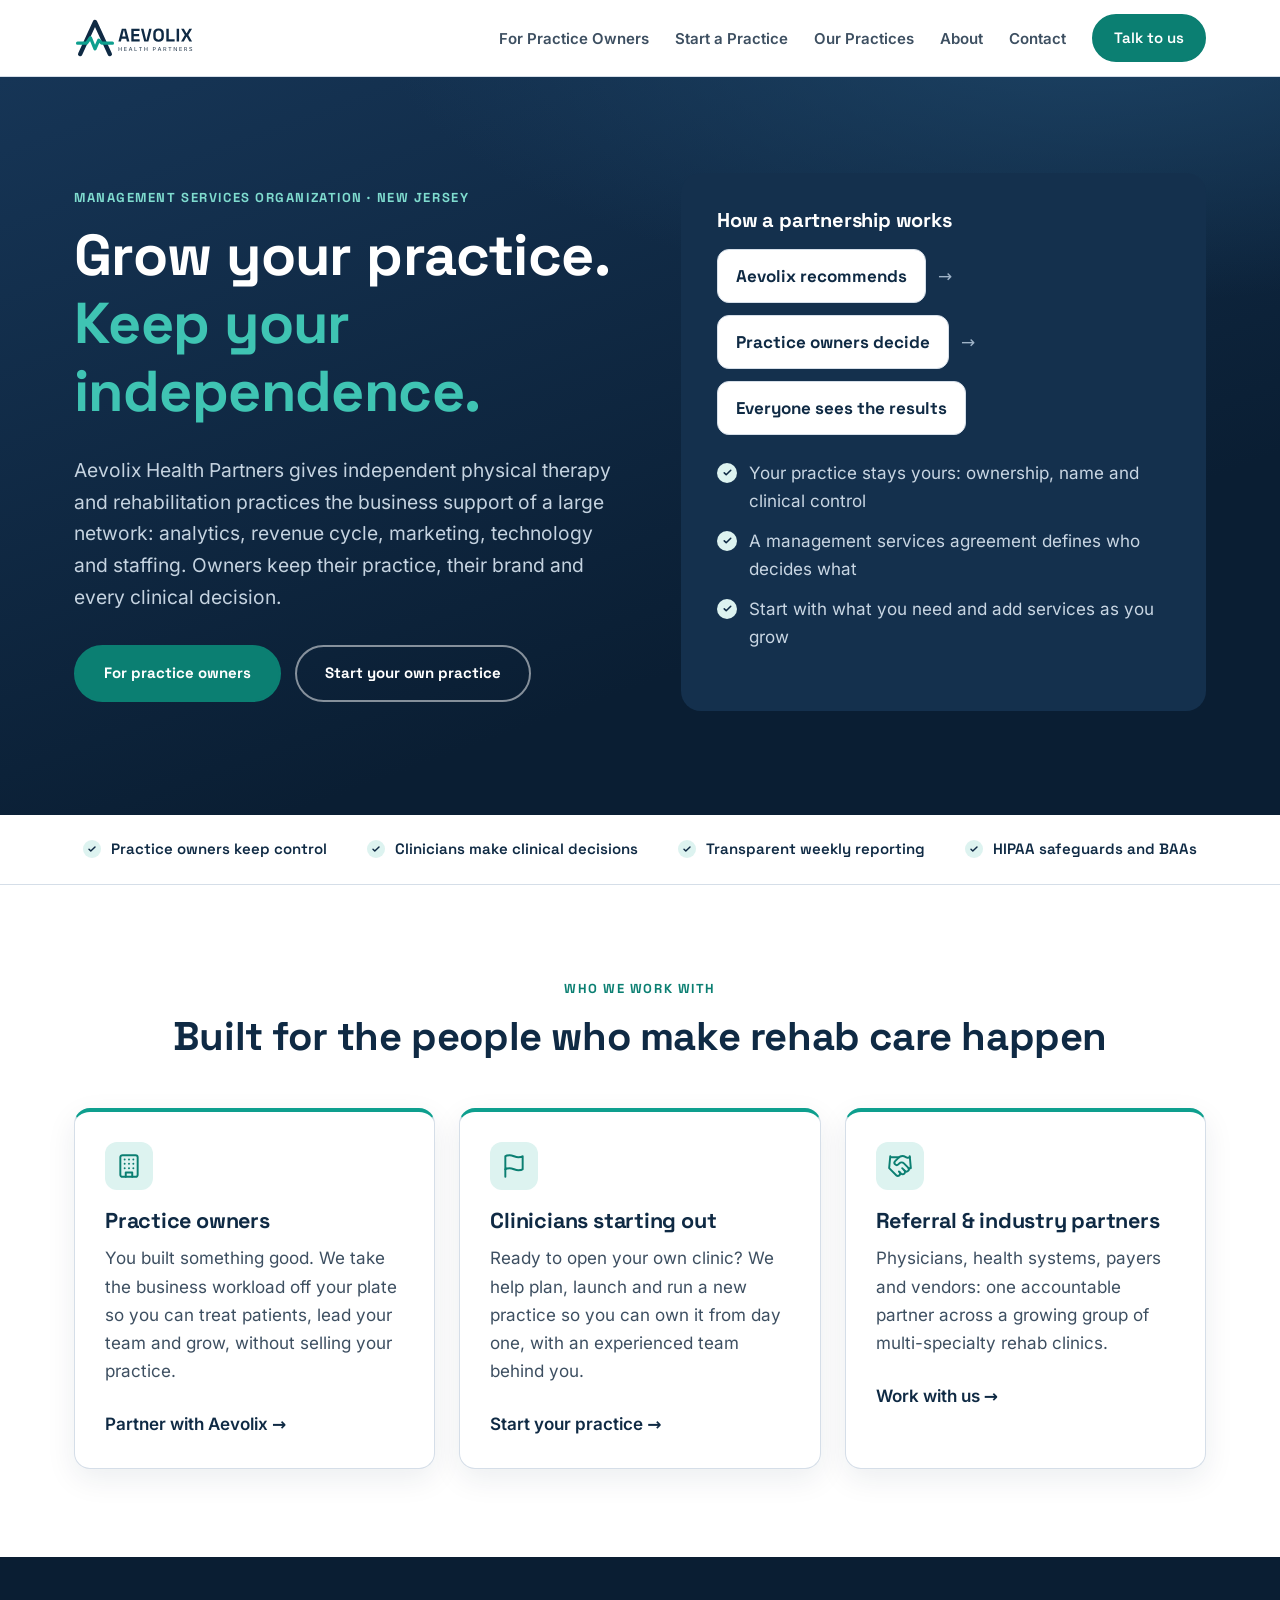
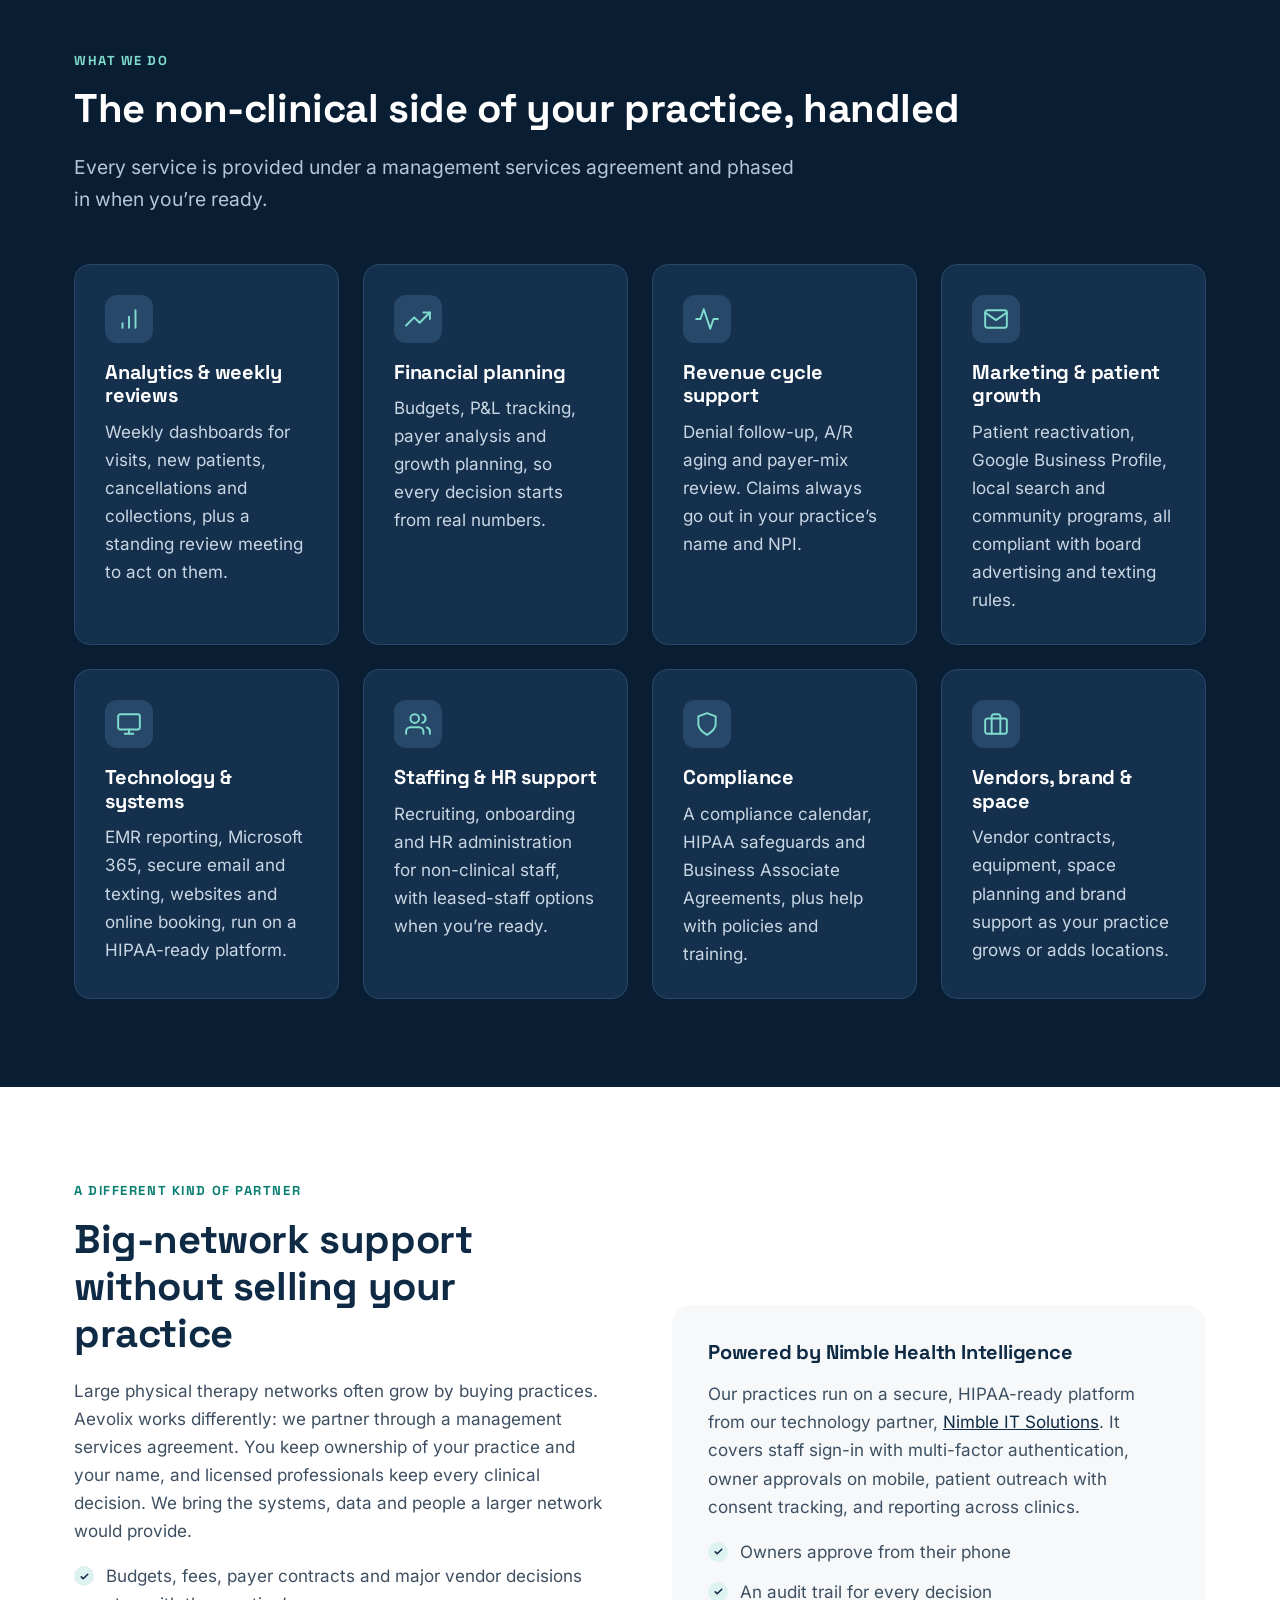
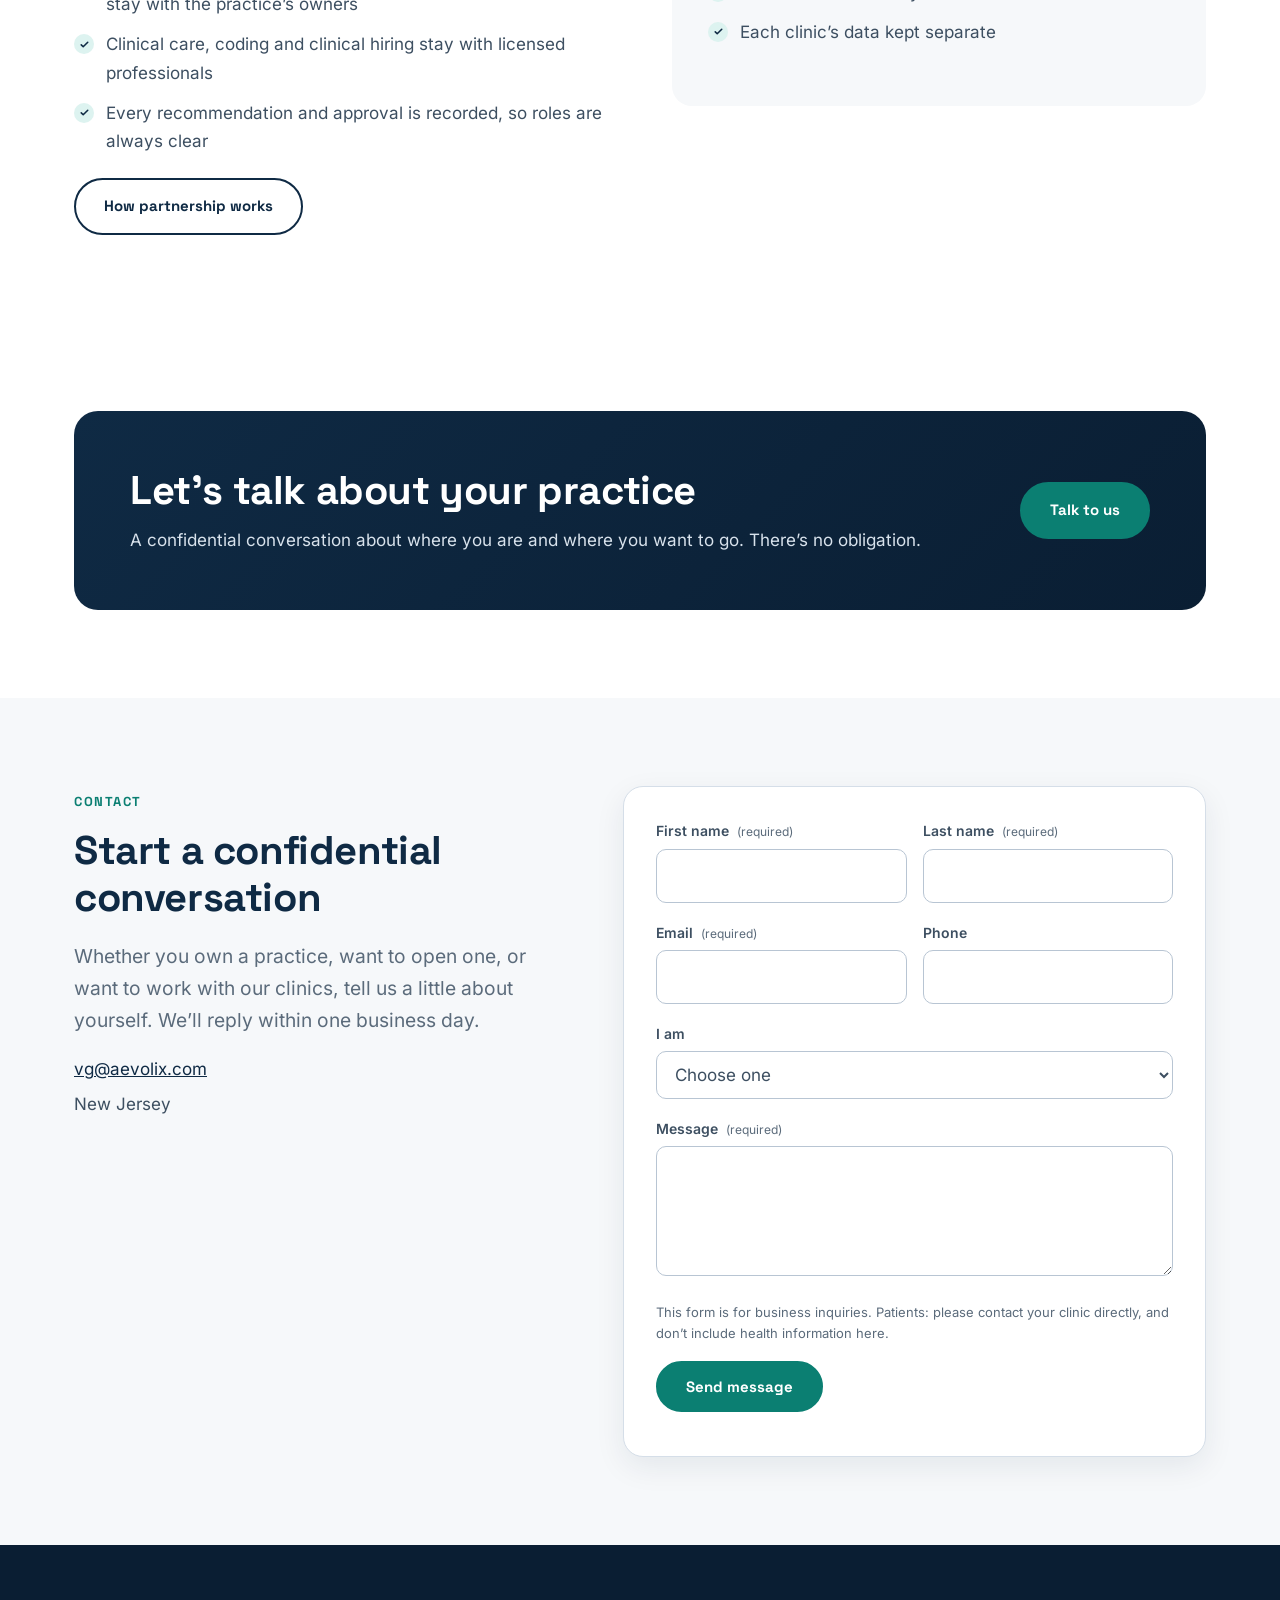
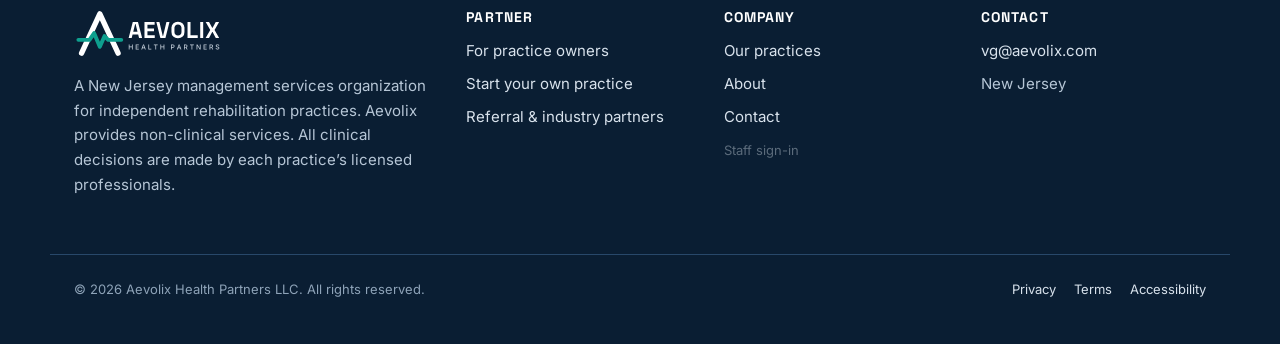
<file: index.html>
<!DOCTYPE html>
<html lang="en">
<head>
<meta charset="utf-8">
<meta name="viewport" content="width=device-width, initial-scale=1">
<title>Aevolix Health Partners | Management Services for Independent Rehab Practices</title>
<meta name="description" content="Aevolix Health Partners is a New Jersey MSO that helps independent physical therapy and rehab practices grow, and helps clinicians open their own practices, while owners keep ownership and clinical control.">
<link rel="canonical" href="https://www.aevolix.com/">
<meta property="og:title" content="Aevolix Health Partners | Management Services for Independent Rehab Practices">
<meta property="og:description" content="Aevolix Health Partners is a New Jersey MSO that helps independent physical therapy and rehab practices grow, and helps clinicians open their own practices, while owners keep ownership and clinical control.">
<meta property="og:url" content="https://www.aevolix.com/">
<meta property="og:type" content="website">
<meta property="og:image" content="https://www.aevolix.com/images/og-logo.png">
<meta name="theme-color" content="#0F2A44">
<link rel="icon" href="/images/favicon.svg" type="image/svg+xml">
<link rel="icon" href="/images/favicon.ico" sizes="any">
<link rel="apple-touch-icon" href="/images/apple-touch-icon.png">
<link rel="preload" href="/assets/fonts/SpaceGrotesk-700.woff2" as="font" type="font/woff2" crossorigin>
<link rel="preload" href="/assets/fonts/Inter-400.woff2" as="font" type="font/woff2" crossorigin>
<link rel="stylesheet" href="/assets/css/style.css">
</head>
<body>
<a class="skip-link" href="#main">Skip to Content</a>
<header class="site-header">
  <div class="container">
    <a class="logo" href="/"><img src="/images/aevolix-logo-horizontal-on-light.svg" alt="Aevolix Health Partners" width="122" height="40"></a>
    <button class="nav-toggle" aria-label="Open menu" aria-expanded="false"><span></span><span></span><span></span></button>
    <nav class="nav" aria-label="Main">
      <ul>
        <li><a href="/partner/">For Practice Owners</a></li>
        <li><a href="/start-a-practice/">Start a Practice</a></li>
        <li><a href="/practices/">Our Practices</a></li>
        <li><a href="/about/">About</a></li>
        <li><a href="/contact/">Contact</a></li>
        <li><a class="btn" href="/contact/">Talk to us</a></li>
      </ul>
    </nav>
  </div>
</header>
<main id="main">
<section class="hero">
  <div class="container hero-grid">
    <div>
      <span class="eyebrow">Management services organization · New Jersey</span>
      <h1>Grow your practice. <em>Keep your independence.</em></h1>
      <p class="lead">Aevolix Health Partners gives independent physical therapy and rehabilitation practices the business support of a large network: analytics, revenue cycle, marketing, technology and staffing. Owners keep their practice, their brand and every clinical decision.</p>
      <div class="btn-row"><a class="btn btn--light" href="/partner/">For practice owners</a><a class="btn btn--ghost" href="/start-a-practice/">Start your own practice</a></div>
    </div>
    <div class="panel" style="background:#14304d;color:#c9d6e3">
      <h3 style="color:#fff">How a partnership works</h3>
      <div class="flow" style="justify-content:flex-start">
        <span>Aevolix recommends</span><b style="color:#9fb3c7">→</b><span>Practice owners decide</span><b style="color:#9fb3c7">→</b><span>Everyone sees the results</span>
      </div>
      <ul class="checklist" style="margin-top:24px">
        <li>Your practice stays yours: ownership, name and clinical control</li>
        <li>A management services agreement defines who decides what</li>
        <li>Start with what you need and add services as you grow</li>
      </ul>
    </div>
  </div>
</section>

<section class="trust" aria-label="Highlights">
  <div class="container"><ul>
    <li>Practice owners keep control</li>
    <li>Clinicians make clinical decisions</li>
    <li>Transparent weekly reporting</li>
    <li>HIPAA safeguards and BAAs</li>
  </ul></div>
</section>

<section class="section">
  <div class="container">
    <div class="section-head center">
      <span class="eyebrow">Who we work with</span>
      <h2>Built for the people who make rehab care happen</h2>
    </div>
    <div class="grid grid-3 audience">
      <div class="card"><div class="icon" aria-hidden="true"><svg viewBox="0 0 24 24"><rect x="4" y="2" width="16" height="20" rx="2"/><path d="M9 22v-4h6v4M8 6h.01M16 6h.01M12 6h.01M12 10h.01M12 14h.01M16 10h.01M16 14h.01M8 10h.01M8 14h.01"/></svg></div><h3>Practice owners</h3><p>You built something good. We take the business workload off your plate so you can treat patients, lead your team and grow, without selling your practice.</p><a class="more" href="/partner/">Partner with Aevolix</a></div>
      <div class="card"><div class="icon" aria-hidden="true"><svg viewBox="0 0 24 24"><path d="M4 15s1-1 4-1 5 2 8 2 4-1 4-1V3s-1 1-4 1-5-2-8-2-4 1-4 1z"/><path d="M4 22v-7"/></svg></div><h3>Clinicians starting out</h3><p>Ready to open your own clinic? We help plan, launch and run a new practice so you can own it from day one, with an experienced team behind you.</p><a class="more" href="/start-a-practice/">Start your practice</a></div>
      <div class="card"><div class="icon" aria-hidden="true"><svg viewBox="0 0 24 24"><path d="M11 17l2 2a1 1 0 1 0 3-3"/><path d="M14 14l2.5 2.5a1 1 0 1 0 3-3l-3.88-3.88a3 3 0 0 0-4.24 0l-.88.88a1 1 0 1 1-3-3l2.81-2.81a5.79 5.79 0 0 1 7.06-.87l.47.28a2 2 0 0 0 1.42.25L21 4"/><path d="M21 3l1 11h-2M3 3L2 14l6.5 6.5a1 1 0 1 0 3-3M3 4h8"/></svg></div><h3>Referral &amp; industry partners</h3><p>Physicians, health systems, payers and vendors: one accountable partner across a growing group of multi-specialty rehab clinics.</p><a class="more" href="/about/#referral-partners">Work with us</a></div>
    </div>
  </div>
</section>

<section class="section section--dark">
  <div class="container">
    <div class="section-head">
      <span class="eyebrow">What we do</span>
      <h2>The non-clinical side of your practice, handled</h2>
      <p class="lead" style="color:#b6c6d6">Every service is provided under a management services agreement and phased in when you’re ready.</p>
    </div>
    <div class="grid grid-3" style="grid-template-columns:repeat(4,1fr)">
      <div class="card"><div class="icon" aria-hidden="true"><svg viewBox="0 0 24 24"><path d="M12 20V10M18 20V4M6 20v-4"/></svg></div><h3>Analytics &amp; weekly reviews</h3><p>Weekly dashboards for visits, new patients, cancellations and collections, plus a standing review meeting to act on them.</p></div>
      <div class="card"><div class="icon" aria-hidden="true"><svg viewBox="0 0 24 24"><polyline points="23 6 13.5 15.5 8.5 10.5 1 18"/><polyline points="17 6 23 6 23 12"/></svg></div><h3>Financial planning</h3><p>Budgets, P&amp;L tracking, payer analysis and growth planning, so every decision starts from real numbers.</p></div>
      <div class="card"><div class="icon" aria-hidden="true"><svg viewBox="0 0 24 24"><polyline points="22 12 18 12 15 21 9 3 6 12 2 12"/></svg></div><h3>Revenue cycle support</h3><p>Denial follow-up, A/R aging and payer-mix review. Claims always go out in your practice’s name and NPI.</p></div>
      <div class="card"><div class="icon" aria-hidden="true"><svg viewBox="0 0 24 24"><path d="M4 4h16c1.1 0 2 .9 2 2v12c0 1.1-.9 2-2 2H4c-1.1 0-2-.9-2-2V6c0-1.1.9-2 2-2z"/><polyline points="22,6 12,13 2,6"/></svg></div><h3>Marketing &amp; patient growth</h3><p>Patient reactivation, Google Business Profile, local search and community programs, all compliant with board advertising and texting rules.</p></div>
      <div class="card"><div class="icon" aria-hidden="true"><svg viewBox="0 0 24 24"><rect x="2" y="3" width="20" height="14" rx="2"/><path d="M8 21h8M12 17v4"/></svg></div><h3>Technology &amp; systems</h3><p>EMR reporting, Microsoft 365, secure email and texting, websites and online booking, run on a HIPAA-ready platform.</p></div>
      <div class="card"><div class="icon" aria-hidden="true"><svg viewBox="0 0 24 24"><path d="M17 21v-2a4 4 0 0 0-4-4H5a4 4 0 0 0-4 4v2"/><circle cx="9" cy="7" r="4"/><path d="M23 21v-2a4 4 0 0 0-3-3.87M16 3.13a4 4 0 0 1 0 7.75"/></svg></div><h3>Staffing &amp; HR support</h3><p>Recruiting, onboarding and HR administration for non-clinical staff, with leased-staff options when you’re ready.</p></div>
      <div class="card"><div class="icon" aria-hidden="true"><svg viewBox="0 0 24 24"><path d="M12 22s8-4 8-10V5l-8-3-8 3v7c0 6 8 10 8 10z"/></svg></div><h3>Compliance</h3><p>A compliance calendar, HIPAA safeguards and Business Associate Agreements, plus help with policies and training.</p></div>
      <div class="card"><div class="icon" aria-hidden="true"><svg viewBox="0 0 24 24"><rect x="2" y="7" width="20" height="14" rx="2"/><path d="M16 21V5a2 2 0 0 0-2-2h-4a2 2 0 0 0-2 2v16"/></svg></div><h3>Vendors, brand &amp; space</h3><p>Vendor contracts, equipment, space planning and brand support as your practice grows or adds locations.</p></div>
    </div>
  </div>
</section>
<style>@media (max-width:1000px){.section--dark .grid-3{grid-template-columns:1fr 1fr!important}}@media (max-width:600px){.section--dark .grid-3{grid-template-columns:1fr!important}}</style>

<section class="section">
  <div class="container split">
    <div>
      <span class="eyebrow">A different kind of partner</span>
      <h2>Big-network support without selling your practice</h2>
      <p>Large physical therapy networks often grow by buying practices. Aevolix works differently: we partner through a management services agreement. You keep ownership of your practice and your name, and licensed professionals keep every clinical decision. We bring the systems, data and people a larger network would provide.</p>
      <ul class="checklist">
        <li>Budgets, fees, payer contracts and major vendor decisions stay with the practice’s owners</li>
        <li>Clinical care, coding and clinical hiring stay with licensed professionals</li>
        <li>Every recommendation and approval is recorded, so roles are always clear</li>
      </ul>
      <a class="btn btn--ghost" href="/partner/">How partnership works</a>
    </div>
    <div class="panel">
      <h3>Powered by Nimble Health Intelligence</h3>
      <p>Our practices run on a secure, HIPAA-ready platform from our technology partner, <a href="https://www.nimbleits.com" target="_blank" rel="noopener">Nimble IT Solutions</a>. It covers staff sign-in with multi-factor authentication, owner approvals on mobile, patient outreach with consent tracking, and reporting across clinics.</p>
      <ul class="checklist">
        <li>Owners approve from their phone</li>
        <li>An audit trail for every decision</li>
        <li>Each clinic’s data kept separate</li>
      </ul>
    </div>
  </div>
</section>
<section class="section"><div class="container"><div class="cta-band">
  <div><h2>Let’s talk about your practice</h2><p>A confidential conversation about where you are and where you want to go. There’s no obligation.</p></div>
  <div class="btn-row"><a class="btn btn--light" href="/contact/">Talk to us</a></div>
</div></div></section>
<section class="section section--tint" id="contact">
  <div class="container contact-grid">
    <div>
      <span class="eyebrow">Contact</span>
      <h2>Start a confidential conversation</h2>
      <p class="lead">Whether you own a practice, want to open one, or want to work with our clinics, tell us a little about yourself. We’ll reply within one business day.</p>
      <div class="contact-details"><p><a href="mailto:vg@aevolix.com">vg@aevolix.com</a></p><p>New Jersey</p></div>
    </div>
    <form class="form" action="https://formspree.io/f/xdeglgzd" method="POST">
      <div class="row">
        <div class="field"><label for="fn">First name <span class="req">(required)</span></label><input id="fn" name="first_name" required autocomplete="given-name"></div>
        <div class="field"><label for="ln">Last name <span class="req">(required)</span></label><input id="ln" name="last_name" required autocomplete="family-name"></div>
      </div>
      <div class="row">
        <div class="field"><label for="em">Email <span class="req">(required)</span></label><input id="em" type="email" name="email" required autocomplete="email"></div>
        <div class="field"><label for="ph">Phone</label><input id="ph" type="tel" name="phone" autocomplete="tel"></div>
      </div>
      <div class="field"><label for="type">I am</label>
        <select id="type" name="interest">
          <option value="">Choose one</option>
          <option>A practice owner exploring a partnership</option>
          <option>A clinician planning to open my own practice</option>
          <option>A physician or referral partner</option>
          <option>A payer, vendor or industry partner</option>
          <option>Other</option>
        </select></div>
      <div class="field"><label for="msg">Message <span class="req">(required)</span></label><textarea id="msg" name="message" required></textarea></div>
      <p class="form-note">This form is for business inquiries. Patients: please contact your clinic directly, and don’t include health information here.</p>
      <input type="text" name="_gotcha" class="hp" tabindex="-1" autocomplete="off" aria-hidden="true">
      <input type="hidden" name="_subject" value="New inquiry from aevolix.com">
      <button class="btn" type="submit">Send message</button>
      <p class="form-status" role="status" aria-live="polite"></p>
    </form>
  </div>
</section>
</main>
<footer class="site-footer">
  <div class="container footer-grid">
    <div>
      <img src="/images/aevolix-logo-horizontal-on-dark.svg" alt="Aevolix Health Partners" width="150" height="49" style="margin-bottom:16px">
      <p>A New Jersey management services organization for independent rehabilitation practices. Aevolix provides non-clinical services. All clinical decisions are made by each practice’s licensed professionals.</p>
    </div>
    <div>
      <h4>Partner</h4>
      <ul>
        <li><a href="/partner/">For practice owners</a></li>
        <li><a href="/start-a-practice/">Start your own practice</a></li>
        <li><a href="/about/#referral-partners">Referral &amp; industry partners</a></li>
      </ul>
    </div>
    <div>
      <h4>Company</h4>
      <ul>
        <li><a href="/practices/">Our practices</a></li>
        <li><a href="/about/">About</a></li>
        <li><a href="/contact/">Contact</a></li>
        <li><a class="staff-link" href="https://aevolix.nimbleits.com">Staff sign-in</a></li>
      </ul>
    </div>
    <div>
      <h4>Contact</h4>
      <p><a href="mailto:vg@aevolix.com">vg@aevolix.com</a></p>
      <p>New Jersey</p>
    </div>
  </div>
  <div class="container copyright"><span>© <span data-year></span> Aevolix Health Partners LLC. All rights reserved.</span><ul class="legal-links"><li><a href="/privacy/">Privacy</a></li><li><a href="/terms/">Terms</a></li><li><a href="/accessibility/">Accessibility</a></li></ul></div>
</footer>
<script src="/assets/js/main.js"></script>
</body>
</html>
</file>
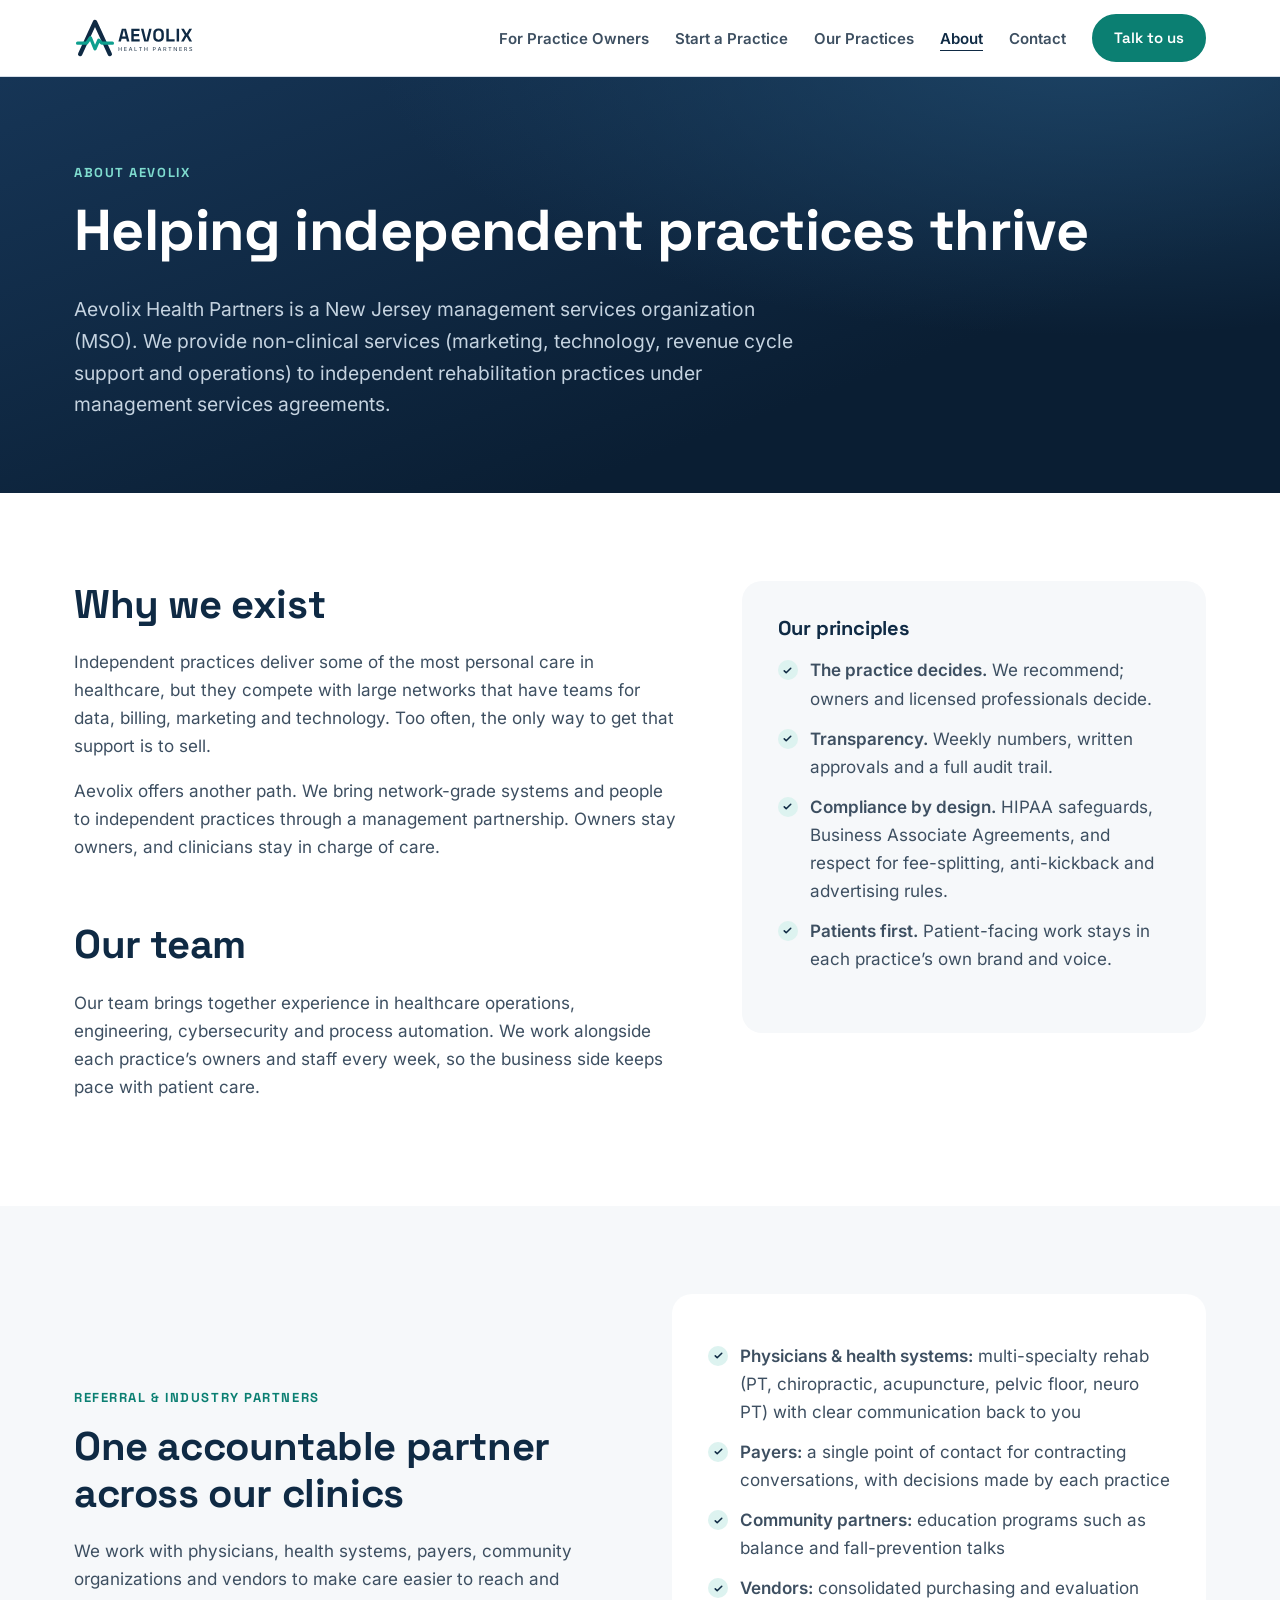
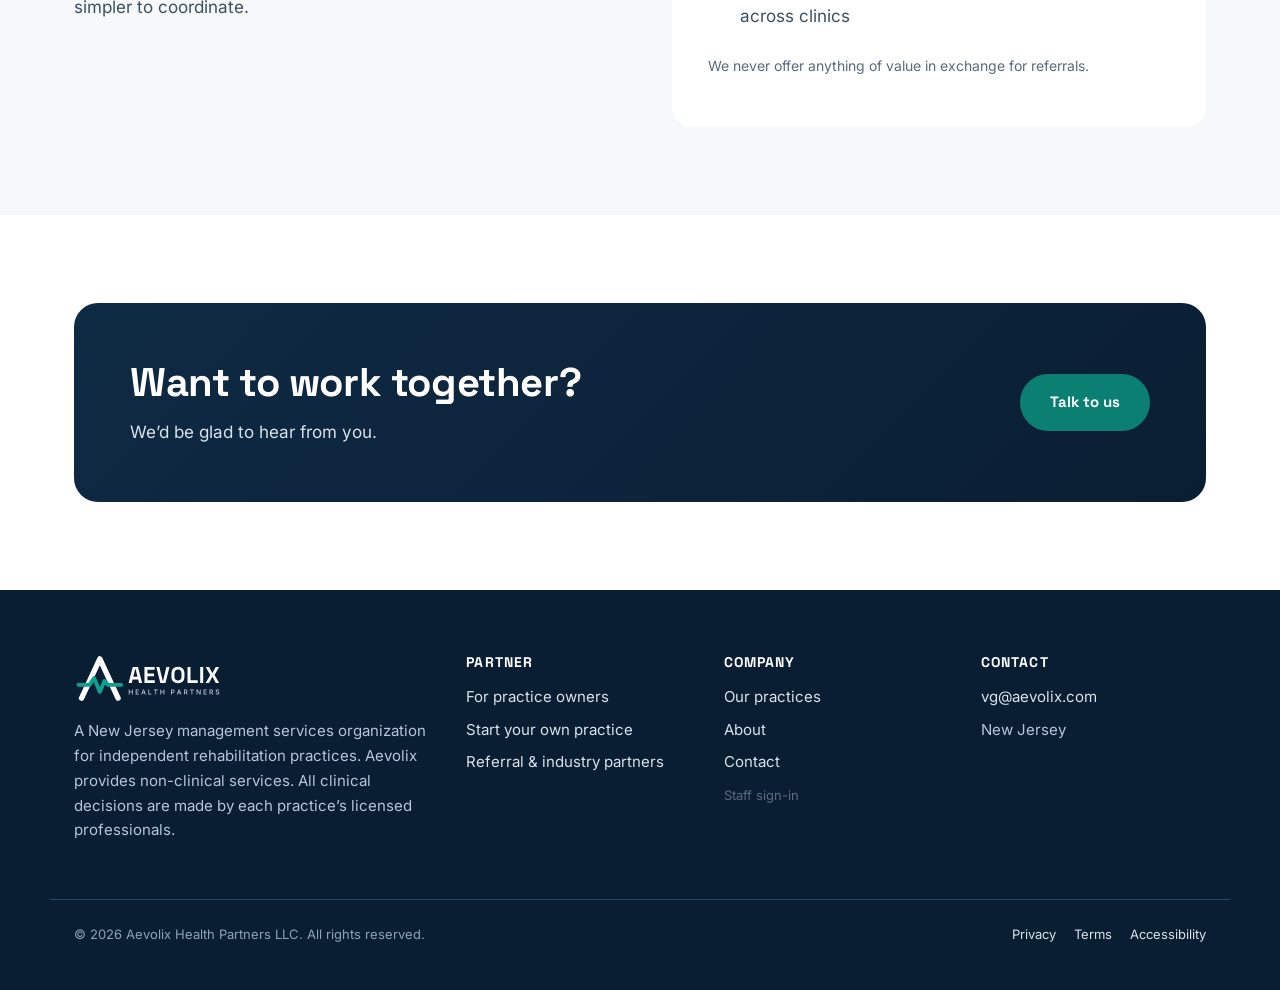
<file: about/index.html>
<!DOCTYPE html>
<html lang="en">
<head>
<meta charset="utf-8">
<meta name="viewport" content="width=device-width, initial-scale=1">
<title>About — Aevolix Health Partners</title>
<meta name="description" content="Aevolix Health Partners is a New Jersey management services organization supporting independent rehabilitation practices with non-clinical services.">
<link rel="canonical" href="https://www.aevolix.com/about/">
<meta property="og:title" content="About — Aevolix Health Partners">
<meta property="og:description" content="Aevolix Health Partners is a New Jersey management services organization supporting independent rehabilitation practices with non-clinical services.">
<meta property="og:url" content="https://www.aevolix.com/about/">
<meta property="og:type" content="website">
<meta property="og:image" content="https://www.aevolix.com/images/og-logo.png">
<meta name="theme-color" content="#0F2A44">
<link rel="icon" href="/images/favicon.svg" type="image/svg+xml">
<link rel="icon" href="/images/favicon.ico" sizes="any">
<link rel="apple-touch-icon" href="/images/apple-touch-icon.png">
<link rel="preload" href="/assets/fonts/SpaceGrotesk-700.woff2" as="font" type="font/woff2" crossorigin>
<link rel="preload" href="/assets/fonts/Inter-400.woff2" as="font" type="font/woff2" crossorigin>
<link rel="stylesheet" href="/assets/css/style.css">
</head>
<body>
<a class="skip-link" href="#main">Skip to Content</a>
<header class="site-header">
  <div class="container">
    <a class="logo" href="/"><img src="/images/aevolix-logo-horizontal-on-light.svg" alt="Aevolix Health Partners" width="122" height="40"></a>
    <button class="nav-toggle" aria-label="Open menu" aria-expanded="false"><span></span><span></span><span></span></button>
    <nav class="nav" aria-label="Main">
      <ul>
        <li><a href="/partner/">For Practice Owners</a></li>
        <li><a href="/start-a-practice/">Start a Practice</a></li>
        <li><a href="/practices/">Our Practices</a></li>
        <li><a href="/about/" aria-current="page">About</a></li>
        <li><a href="/contact/">Contact</a></li>
        <li><a class="btn" href="/contact/">Talk to us</a></li>
      </ul>
    </nav>
  </div>
</header>
<main id="main">
<section class="hero page-hero"><div class="container">
    <span class="eyebrow">About Aevolix</span><h1>Helping independent practices thrive</h1><p class="lead">Aevolix Health Partners is a New Jersey management services organization (MSO). We provide non-clinical services (marketing, technology, revenue cycle support and operations) to independent rehabilitation practices under management services agreements.</p>
</div></section>
<section class="section"><div class="container about-grid">
  <div>
    <h2>Why we exist</h2>
    <p>Independent practices deliver some of the most personal care in healthcare, but they compete with large networks that have teams for data, billing, marketing and technology. Too often, the only way to get that support is to sell.</p>
    <p>Aevolix offers another path. We bring network-grade systems and people to independent practices through a management partnership. Owners stay owners, and clinicians stay in charge of care.</p>
    <h2 style="margin-top:1.5em">Our team</h2>
    <p>Our team brings together experience in healthcare operations, engineering, cybersecurity and process automation. We work alongside each practice’s owners and staff every week, so the business side keeps pace with patient care.</p>
  </div>
  <div class="panel">
    <h3>Our principles</h3>
    <ul class="checklist">
      <li><strong>The practice decides.</strong> We recommend; owners and licensed professionals decide.</li>
      <li><strong>Transparency.</strong> Weekly numbers, written approvals and a full audit trail.</li>
      <li><strong>Compliance by design.</strong> HIPAA safeguards, Business Associate Agreements, and respect for fee-splitting, anti-kickback and advertising rules.</li>
      <li><strong>Patients first.</strong> Patient-facing work stays in each practice’s own brand and voice.</li>
    </ul>
  </div>
</div></section>

<section class="section section--tint" id="referral-partners" style="scroll-margin-top:80px"><div class="container split">
  <div>
    <span class="eyebrow">Referral &amp; industry partners</span>
    <h2>One accountable partner across our clinics</h2>
    <p>We work with physicians, health systems, payers, community organizations and vendors to make care easier to reach and simpler to coordinate.</p>
  </div>
  <div class="panel" style="background:#fff">
    <ul class="checklist">
      <li><strong>Physicians &amp; health systems:</strong> multi-specialty rehab (PT, chiropractic, acupuncture, pelvic floor, neuro PT) with clear communication back to you</li>
      <li><strong>Payers:</strong> a single point of contact for contracting conversations, with decisions made by each practice</li>
      <li><strong>Community partners:</strong> education programs such as balance and fall-prevention talks</li>
      <li><strong>Vendors:</strong> consolidated purchasing and evaluation across clinics</li>
    </ul>
    <p class="meta" style="font-size:14px;color:var(--muted)">We never offer anything of value in exchange for referrals.</p>
  </div>
</div></section>
<section class="section"><div class="container"><div class="cta-band">
  <div><h2>Want to work together?</h2><p>We’d be glad to hear from you.</p></div>
  <div class="btn-row"><a class="btn btn--light" href="/contact/">Talk to us</a></div>
</div></div></section>
</main>
<footer class="site-footer">
  <div class="container footer-grid">
    <div>
      <img src="/images/aevolix-logo-horizontal-on-dark.svg" alt="Aevolix Health Partners" width="150" height="49" style="margin-bottom:16px">
      <p>A New Jersey management services organization for independent rehabilitation practices. Aevolix provides non-clinical services. All clinical decisions are made by each practice’s licensed professionals.</p>
    </div>
    <div>
      <h4>Partner</h4>
      <ul>
        <li><a href="/partner/">For practice owners</a></li>
        <li><a href="/start-a-practice/">Start your own practice</a></li>
        <li><a href="/about/#referral-partners">Referral &amp; industry partners</a></li>
      </ul>
    </div>
    <div>
      <h4>Company</h4>
      <ul>
        <li><a href="/practices/">Our practices</a></li>
        <li><a href="/about/">About</a></li>
        <li><a href="/contact/">Contact</a></li>
        <li><a class="staff-link" href="https://aevolix.nimbleits.com">Staff sign-in</a></li>
      </ul>
    </div>
    <div>
      <h4>Contact</h4>
      <p><a href="mailto:vg@aevolix.com">vg@aevolix.com</a></p>
      <p>New Jersey</p>
    </div>
  </div>
  <div class="container copyright"><span>© <span data-year></span> Aevolix Health Partners LLC. All rights reserved.</span><ul class="legal-links"><li><a href="/privacy/">Privacy</a></li><li><a href="/terms/">Terms</a></li><li><a href="/accessibility/">Accessibility</a></li></ul></div>
</footer>
<script src="/assets/js/main.js"></script>
</body>
</html>
</file>
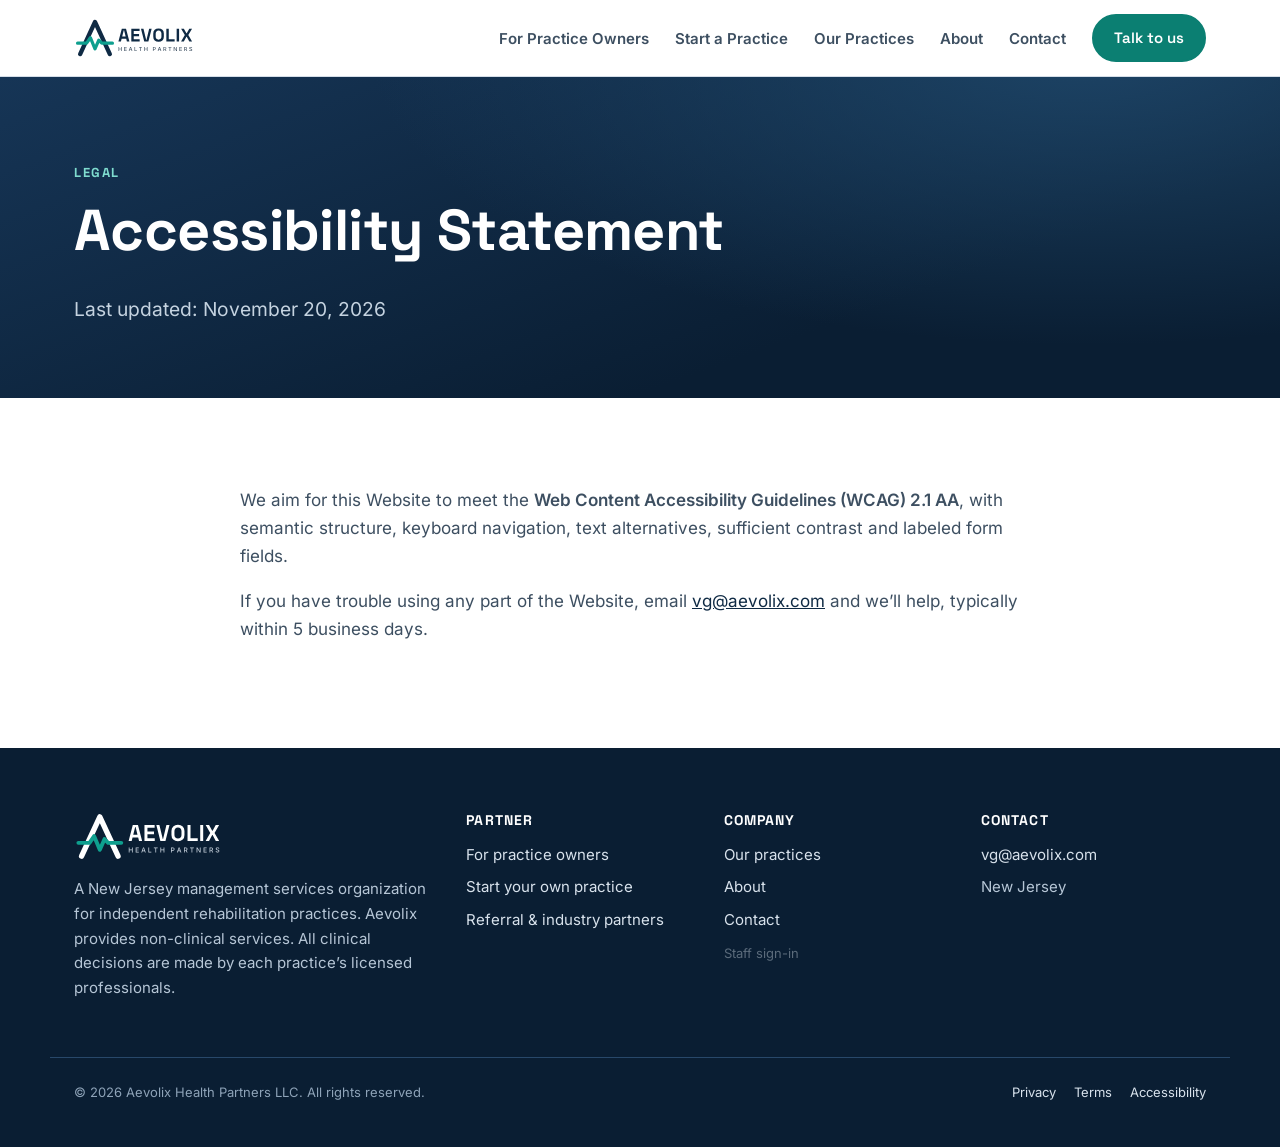
<file: accessibility/index.html>
<!DOCTYPE html>
<html lang="en">
<head>
<meta charset="utf-8">
<meta name="viewport" content="width=device-width, initial-scale=1">
<title>Accessibility Statement — Aevolix Health Partners</title>
<meta name="description" content="Aevolix Health Partners&#x27; accessibility commitment.">
<link rel="canonical" href="https://www.aevolix.com/accessibility/">
<meta property="og:title" content="Accessibility Statement — Aevolix Health Partners">
<meta property="og:description" content="Aevolix Health Partners&#x27; accessibility commitment.">
<meta property="og:url" content="https://www.aevolix.com/accessibility/">
<meta property="og:type" content="website">
<meta property="og:image" content="https://www.aevolix.com/images/og-logo.png">
<meta name="theme-color" content="#0F2A44">
<link rel="icon" href="/images/favicon.svg" type="image/svg+xml">
<link rel="icon" href="/images/favicon.ico" sizes="any">
<link rel="apple-touch-icon" href="/images/apple-touch-icon.png">
<link rel="preload" href="/assets/fonts/SpaceGrotesk-700.woff2" as="font" type="font/woff2" crossorigin>
<link rel="preload" href="/assets/fonts/Inter-400.woff2" as="font" type="font/woff2" crossorigin>
<link rel="stylesheet" href="/assets/css/style.css">
</head>
<body>
<a class="skip-link" href="#main">Skip to Content</a>
<header class="site-header">
  <div class="container">
    <a class="logo" href="/"><img src="/images/aevolix-logo-horizontal-on-light.svg" alt="Aevolix Health Partners" width="122" height="40"></a>
    <button class="nav-toggle" aria-label="Open menu" aria-expanded="false"><span></span><span></span><span></span></button>
    <nav class="nav" aria-label="Main">
      <ul>
        <li><a href="/partner/">For Practice Owners</a></li>
        <li><a href="/start-a-practice/">Start a Practice</a></li>
        <li><a href="/practices/">Our Practices</a></li>
        <li><a href="/about/">About</a></li>
        <li><a href="/contact/">Contact</a></li>
        <li><a class="btn" href="/contact/">Talk to us</a></li>
      </ul>
    </nav>
  </div>
</header>
<main id="main">
<section class="hero page-hero"><div class="container"><span class="eyebrow">Legal</span><h1>Accessibility Statement</h1><p class="lead">Last updated: November 20, 2026</p></div></section>
<section class="section"><div class="container"><article class="prose">
<p>We aim for this Website to meet the <strong>Web Content Accessibility Guidelines (WCAG) 2.1 AA</strong>, with semantic structure, keyboard navigation, text alternatives, sufficient contrast and labeled form fields.</p>
<p>If you have trouble using any part of the Website, email <a href="mailto:vg@aevolix.com">vg@aevolix.com</a> and we’ll help, typically within 5 business days.</p>
</article></div></section>
</main>
<footer class="site-footer">
  <div class="container footer-grid">
    <div>
      <img src="/images/aevolix-logo-horizontal-on-dark.svg" alt="Aevolix Health Partners" width="150" height="49" style="margin-bottom:16px">
      <p>A New Jersey management services organization for independent rehabilitation practices. Aevolix provides non-clinical services. All clinical decisions are made by each practice’s licensed professionals.</p>
    </div>
    <div>
      <h4>Partner</h4>
      <ul>
        <li><a href="/partner/">For practice owners</a></li>
        <li><a href="/start-a-practice/">Start your own practice</a></li>
        <li><a href="/about/#referral-partners">Referral &amp; industry partners</a></li>
      </ul>
    </div>
    <div>
      <h4>Company</h4>
      <ul>
        <li><a href="/practices/">Our practices</a></li>
        <li><a href="/about/">About</a></li>
        <li><a href="/contact/">Contact</a></li>
        <li><a class="staff-link" href="https://aevolix.nimbleits.com">Staff sign-in</a></li>
      </ul>
    </div>
    <div>
      <h4>Contact</h4>
      <p><a href="mailto:vg@aevolix.com">vg@aevolix.com</a></p>
      <p>New Jersey</p>
    </div>
  </div>
  <div class="container copyright"><span>© <span data-year></span> Aevolix Health Partners LLC. All rights reserved.</span><ul class="legal-links"><li><a href="/privacy/">Privacy</a></li><li><a href="/terms/">Terms</a></li><li><a href="/accessibility/">Accessibility</a></li></ul></div>
</footer>
<script src="/assets/js/main.js"></script>
</body>
</html>
</file>
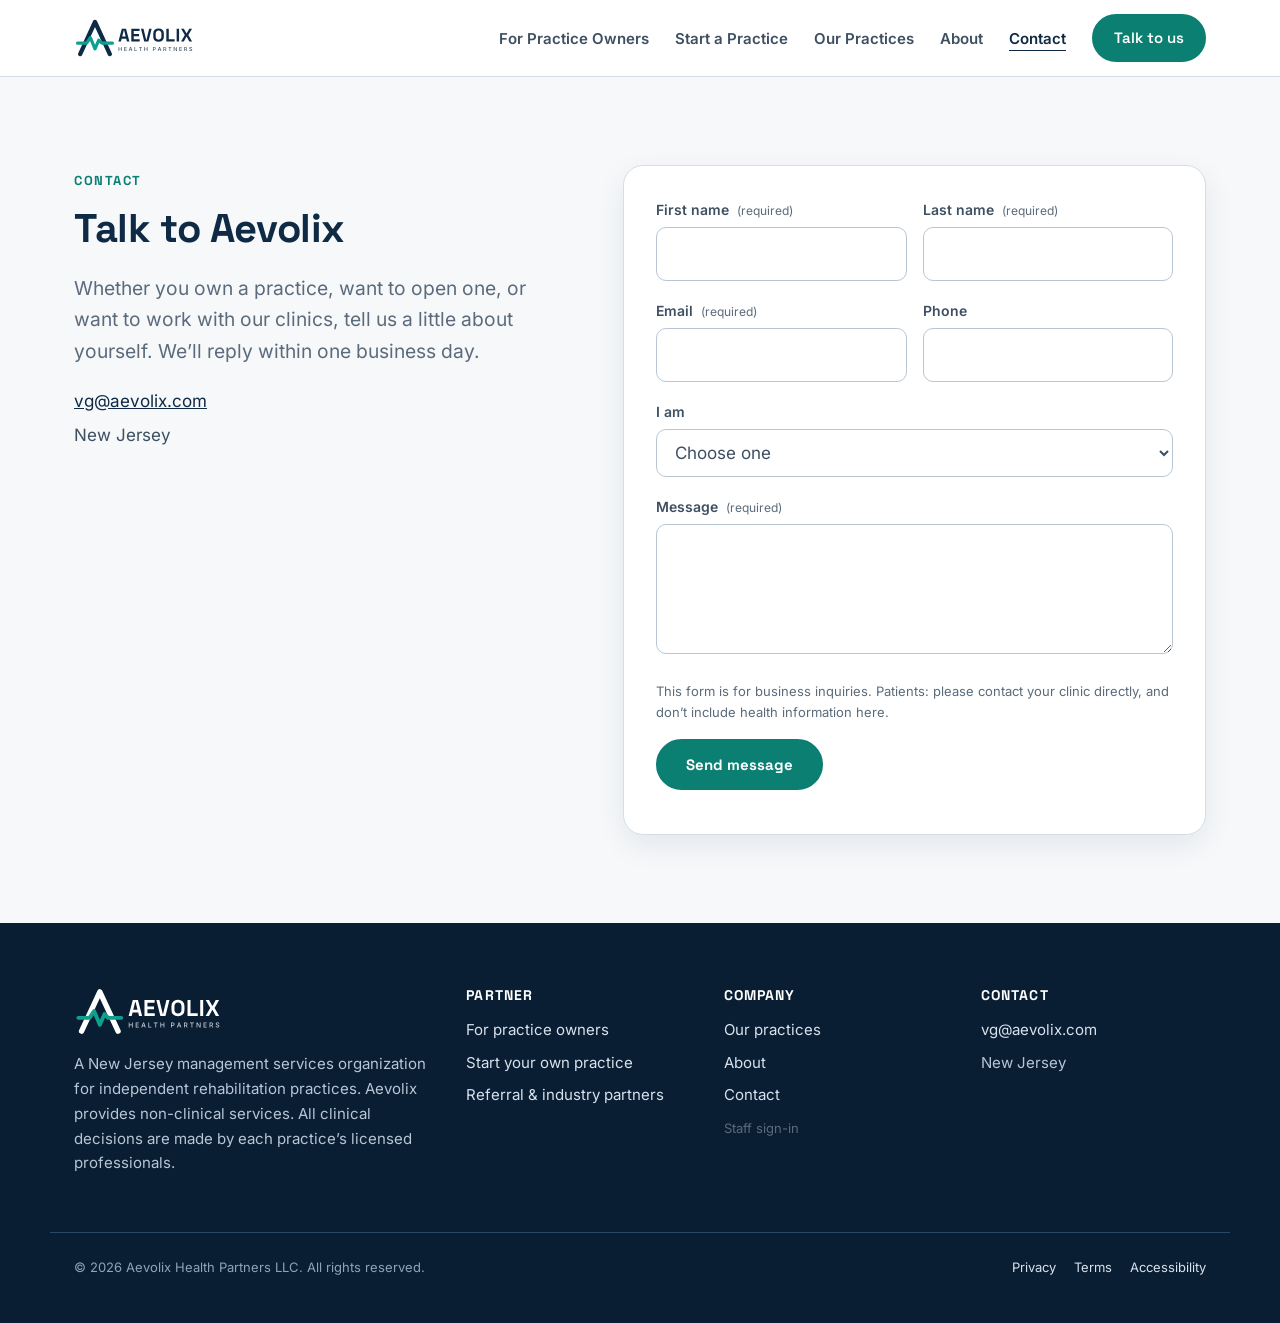
<file: contact/index.html>
<!DOCTYPE html>
<html lang="en">
<head>
<meta charset="utf-8">
<meta name="viewport" content="width=device-width, initial-scale=1">
<title>Contact — Aevolix Health Partners</title>
<meta name="description" content="Contact Aevolix Health Partners about practice partnerships, opening a new practice, or referral and industry partnerships.">
<link rel="canonical" href="https://www.aevolix.com/contact/">
<meta property="og:title" content="Contact — Aevolix Health Partners">
<meta property="og:description" content="Contact Aevolix Health Partners about practice partnerships, opening a new practice, or referral and industry partnerships.">
<meta property="og:url" content="https://www.aevolix.com/contact/">
<meta property="og:type" content="website">
<meta property="og:image" content="https://www.aevolix.com/images/og-logo.png">
<meta name="theme-color" content="#0F2A44">
<link rel="icon" href="/images/favicon.svg" type="image/svg+xml">
<link rel="icon" href="/images/favicon.ico" sizes="any">
<link rel="apple-touch-icon" href="/images/apple-touch-icon.png">
<link rel="preload" href="/assets/fonts/SpaceGrotesk-700.woff2" as="font" type="font/woff2" crossorigin>
<link rel="preload" href="/assets/fonts/Inter-400.woff2" as="font" type="font/woff2" crossorigin>
<link rel="stylesheet" href="/assets/css/style.css">
</head>
<body>
<a class="skip-link" href="#main">Skip to Content</a>
<header class="site-header">
  <div class="container">
    <a class="logo" href="/"><img src="/images/aevolix-logo-horizontal-on-light.svg" alt="Aevolix Health Partners" width="122" height="40"></a>
    <button class="nav-toggle" aria-label="Open menu" aria-expanded="false"><span></span><span></span><span></span></button>
    <nav class="nav" aria-label="Main">
      <ul>
        <li><a href="/partner/">For Practice Owners</a></li>
        <li><a href="/start-a-practice/">Start a Practice</a></li>
        <li><a href="/practices/">Our Practices</a></li>
        <li><a href="/about/">About</a></li>
        <li><a href="/contact/" aria-current="page">Contact</a></li>
        <li><a class="btn" href="/contact/">Talk to us</a></li>
      </ul>
    </nav>
  </div>
</header>
<main id="main">
<section class="section section--tint" id="contact">
  <div class="container contact-grid">
    <div>
      <span class="eyebrow">Contact</span>
      <h2>Talk to Aevolix</h2>
      <p class="lead">Whether you own a practice, want to open one, or want to work with our clinics, tell us a little about yourself. We’ll reply within one business day.</p>
      <div class="contact-details"><p><a href="mailto:vg@aevolix.com">vg@aevolix.com</a></p><p>New Jersey</p></div>
    </div>
    <form class="form" action="https://formspree.io/f/xdeglgzd" method="POST">
      <div class="row">
        <div class="field"><label for="fn">First name <span class="req">(required)</span></label><input id="fn" name="first_name" required autocomplete="given-name"></div>
        <div class="field"><label for="ln">Last name <span class="req">(required)</span></label><input id="ln" name="last_name" required autocomplete="family-name"></div>
      </div>
      <div class="row">
        <div class="field"><label for="em">Email <span class="req">(required)</span></label><input id="em" type="email" name="email" required autocomplete="email"></div>
        <div class="field"><label for="ph">Phone</label><input id="ph" type="tel" name="phone" autocomplete="tel"></div>
      </div>
      <div class="field"><label for="type">I am</label>
        <select id="type" name="interest">
          <option value="">Choose one</option>
          <option>A practice owner exploring a partnership</option>
          <option>A clinician planning to open my own practice</option>
          <option>A physician or referral partner</option>
          <option>A payer, vendor or industry partner</option>
          <option>Other</option>
        </select></div>
      <div class="field"><label for="msg">Message <span class="req">(required)</span></label><textarea id="msg" name="message" required></textarea></div>
      <p class="form-note">This form is for business inquiries. Patients: please contact your clinic directly, and don’t include health information here.</p>
      <input type="text" name="_gotcha" class="hp" tabindex="-1" autocomplete="off" aria-hidden="true">
      <input type="hidden" name="_subject" value="New inquiry from aevolix.com">
      <button class="btn" type="submit">Send message</button>
      <p class="form-status" role="status" aria-live="polite"></p>
    </form>
  </div>
</section>
</main>
<footer class="site-footer">
  <div class="container footer-grid">
    <div>
      <img src="/images/aevolix-logo-horizontal-on-dark.svg" alt="Aevolix Health Partners" width="150" height="49" style="margin-bottom:16px">
      <p>A New Jersey management services organization for independent rehabilitation practices. Aevolix provides non-clinical services. All clinical decisions are made by each practice’s licensed professionals.</p>
    </div>
    <div>
      <h4>Partner</h4>
      <ul>
        <li><a href="/partner/">For practice owners</a></li>
        <li><a href="/start-a-practice/">Start your own practice</a></li>
        <li><a href="/about/#referral-partners">Referral &amp; industry partners</a></li>
      </ul>
    </div>
    <div>
      <h4>Company</h4>
      <ul>
        <li><a href="/practices/">Our practices</a></li>
        <li><a href="/about/">About</a></li>
        <li><a href="/contact/">Contact</a></li>
        <li><a class="staff-link" href="https://aevolix.nimbleits.com">Staff sign-in</a></li>
      </ul>
    </div>
    <div>
      <h4>Contact</h4>
      <p><a href="mailto:vg@aevolix.com">vg@aevolix.com</a></p>
      <p>New Jersey</p>
    </div>
  </div>
  <div class="container copyright"><span>© <span data-year></span> Aevolix Health Partners LLC. All rights reserved.</span><ul class="legal-links"><li><a href="/privacy/">Privacy</a></li><li><a href="/terms/">Terms</a></li><li><a href="/accessibility/">Accessibility</a></li></ul></div>
</footer>
<script src="/assets/js/main.js"></script>
</body>
</html>
</file>
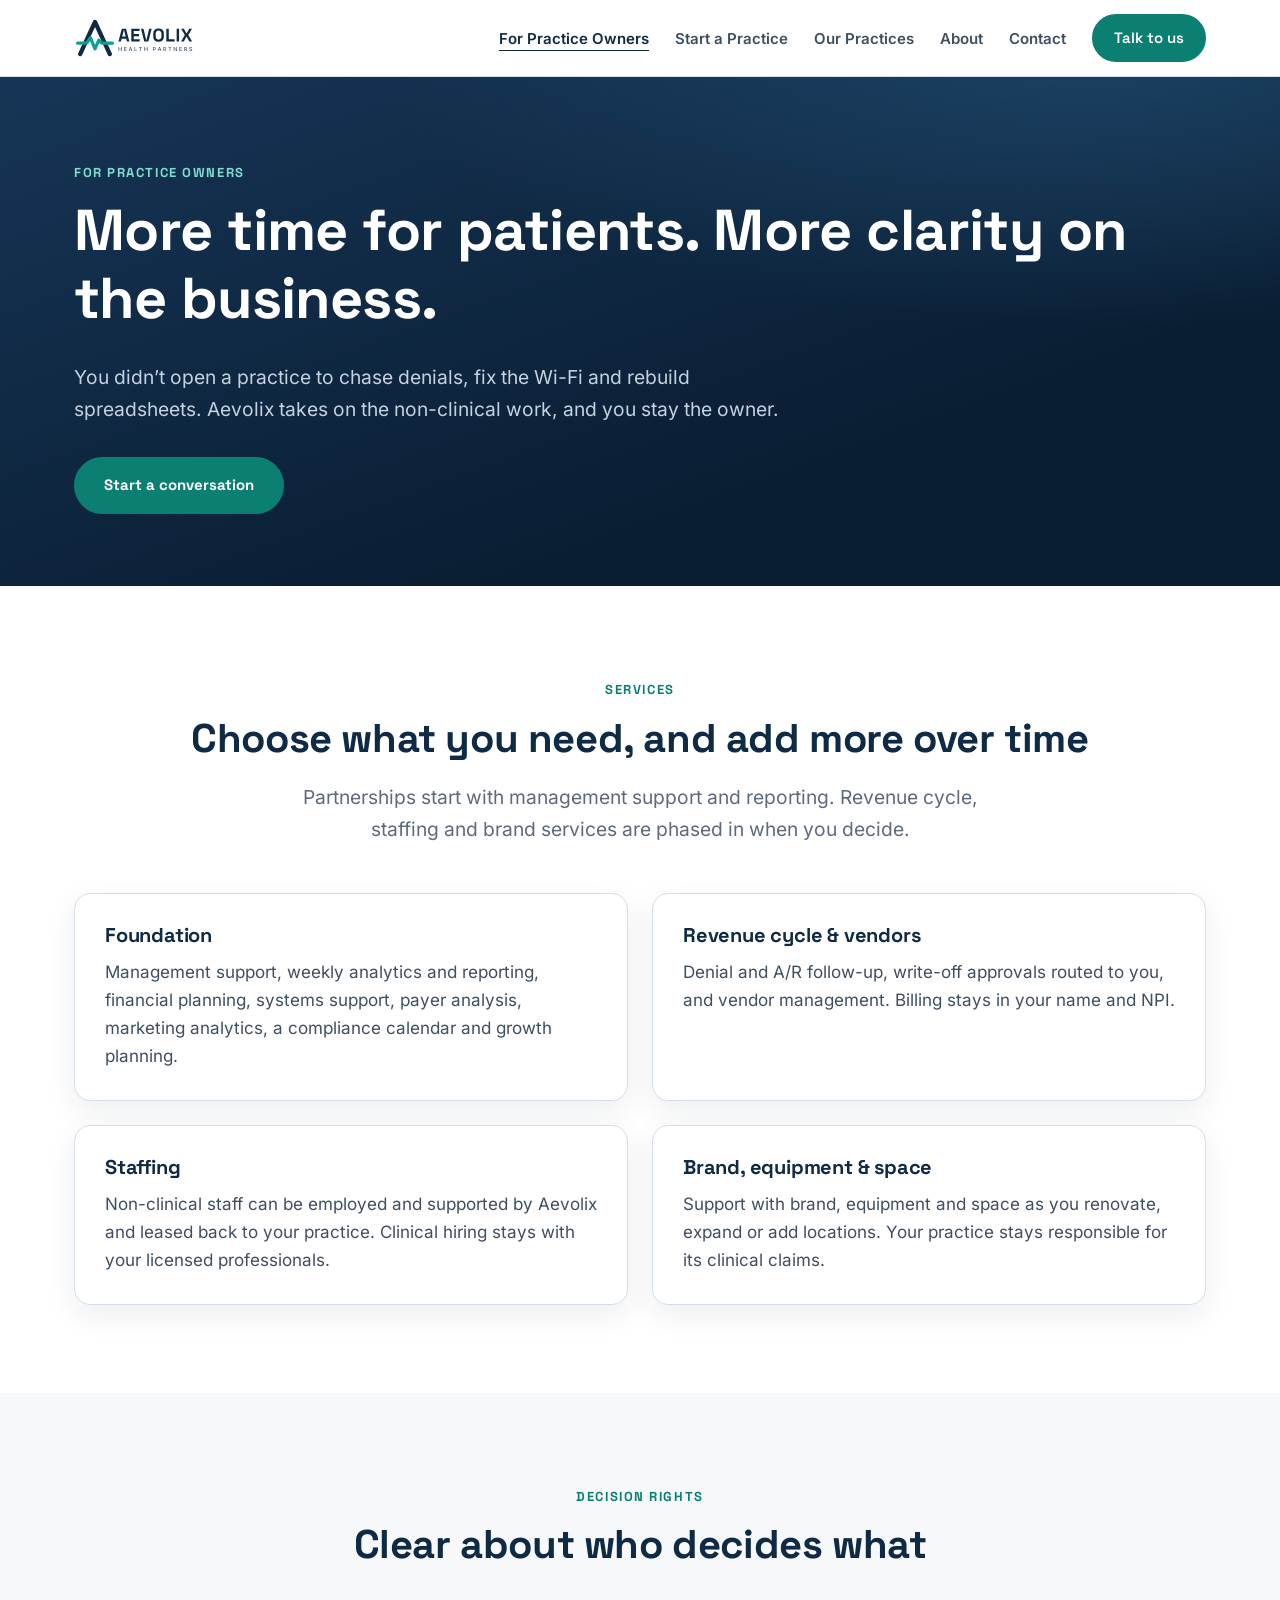
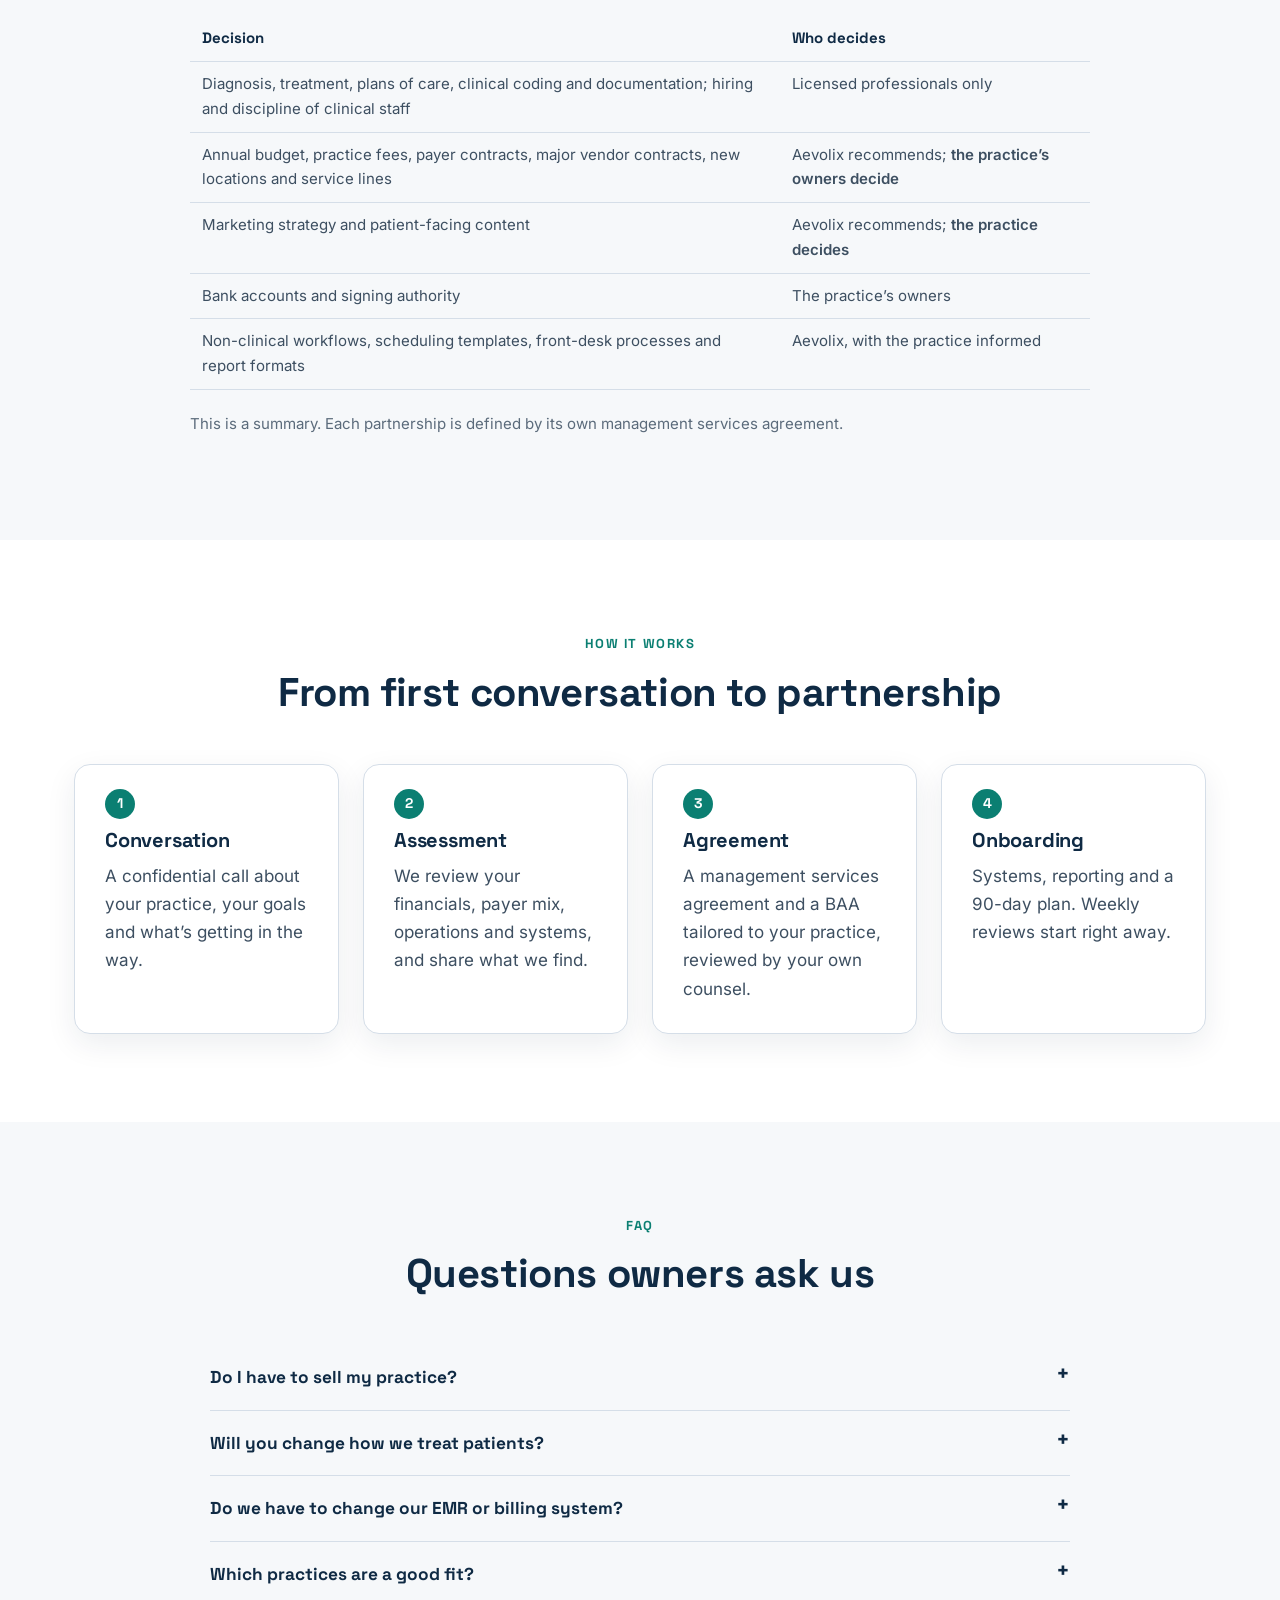
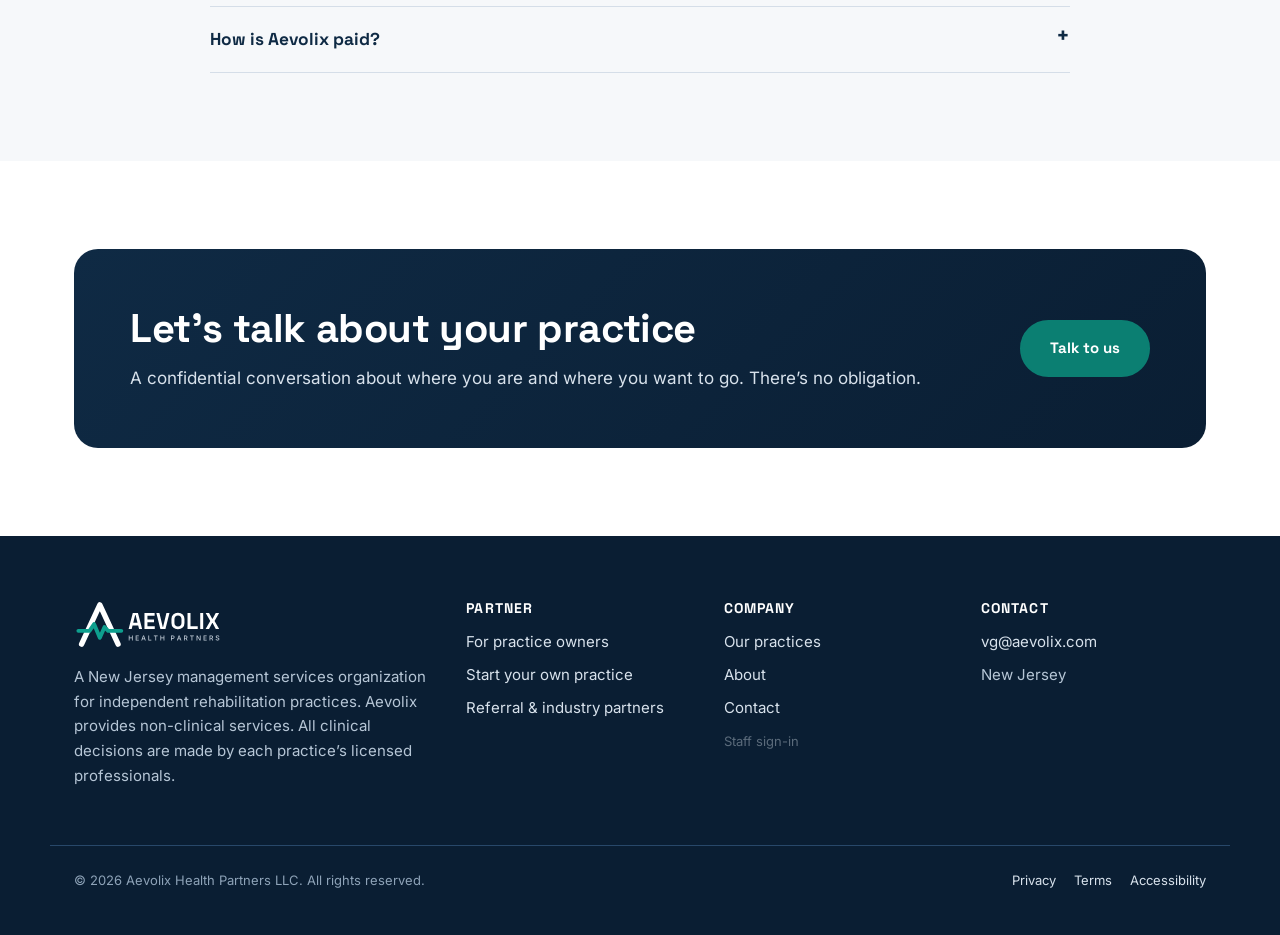
<file: partner/index.html>
<!DOCTYPE html>
<html lang="en">
<head>
<meta charset="utf-8">
<meta name="viewport" content="width=device-width, initial-scale=1">
<title>For Practice Owners — Aevolix Health Partners</title>
<meta name="description" content="Partner with Aevolix Health Partners: management services for independent PT and rehab practices. Keep ownership and clinical control while we handle analytics, revenue cycle, marketing, technology and staffing.">
<link rel="canonical" href="https://www.aevolix.com/partner/">
<meta property="og:title" content="For Practice Owners — Aevolix Health Partners">
<meta property="og:description" content="Partner with Aevolix Health Partners: management services for independent PT and rehab practices. Keep ownership and clinical control while we handle analytics, revenue cycle, marketing, technology and staffing.">
<meta property="og:url" content="https://www.aevolix.com/partner/">
<meta property="og:type" content="website">
<meta property="og:image" content="https://www.aevolix.com/images/og-logo.png">
<meta name="theme-color" content="#0F2A44">
<link rel="icon" href="/images/favicon.svg" type="image/svg+xml">
<link rel="icon" href="/images/favicon.ico" sizes="any">
<link rel="apple-touch-icon" href="/images/apple-touch-icon.png">
<link rel="preload" href="/assets/fonts/SpaceGrotesk-700.woff2" as="font" type="font/woff2" crossorigin>
<link rel="preload" href="/assets/fonts/Inter-400.woff2" as="font" type="font/woff2" crossorigin>
<link rel="stylesheet" href="/assets/css/style.css">
</head>
<body>
<a class="skip-link" href="#main">Skip to Content</a>
<header class="site-header">
  <div class="container">
    <a class="logo" href="/"><img src="/images/aevolix-logo-horizontal-on-light.svg" alt="Aevolix Health Partners" width="122" height="40"></a>
    <button class="nav-toggle" aria-label="Open menu" aria-expanded="false"><span></span><span></span><span></span></button>
    <nav class="nav" aria-label="Main">
      <ul>
        <li><a href="/partner/" aria-current="page">For Practice Owners</a></li>
        <li><a href="/start-a-practice/">Start a Practice</a></li>
        <li><a href="/practices/">Our Practices</a></li>
        <li><a href="/about/">About</a></li>
        <li><a href="/contact/">Contact</a></li>
        <li><a class="btn" href="/contact/">Talk to us</a></li>
      </ul>
    </nav>
  </div>
</header>
<main id="main">
<section class="hero page-hero"><div class="container">
    <span class="eyebrow">For practice owners</span><h1>More time for patients. More clarity on the business.</h1><p class="lead">You didn’t open a practice to chase denials, fix the Wi-Fi and rebuild spreadsheets. Aevolix takes on the non-clinical work, and you stay the owner.</p><div class="btn-row" style="margin-top:32px"><a class="btn btn--light" href="/contact/">Start a conversation</a></div>
</div></section>
<section class="section"><div class="container">
  <div class="section-head center"><span class="eyebrow">Services</span><h2>Choose what you need, and add more over time</h2>
  <p class="lead">Partnerships start with management support and reporting. Revenue cycle, staffing and brand services are phased in when you decide.</p></div>
  <div class="grid grid-2">
    <div class="card"><h3>Foundation</h3><p>Management support, weekly analytics and reporting, financial planning, systems support, payer analysis, marketing analytics, a compliance calendar and growth planning.</p></div>
    <div class="card"><h3>Revenue cycle &amp; vendors</h3><p>Denial and A/R follow-up, write-off approvals routed to you, and vendor management. Billing stays in your name and NPI.</p></div>
    <div class="card"><h3>Staffing</h3><p>Non-clinical staff can be employed and supported by Aevolix and leased back to your practice. Clinical hiring stays with your licensed professionals.</p></div>
    <div class="card"><h3>Brand, equipment &amp; space</h3><p>Support with brand, equipment and space as you renovate, expand or add locations. Your practice stays responsible for its clinical claims.</p></div>
  </div>
</div></section>

<section class="section section--tint"><div class="container">
  <div class="section-head center"><span class="eyebrow">Decision rights</span><h2>Clear about who decides what</h2></div>
  <div class="prose" style="max-width:900px">
  <table>
    <thead><tr><th>Decision</th><th>Who decides</th></tr></thead>
    <tbody>
      <tr><td>Diagnosis, treatment, plans of care, clinical coding and documentation; hiring and discipline of clinical staff</td><td>Licensed professionals only</td></tr>
      <tr><td>Annual budget, practice fees, payer contracts, major vendor contracts, new locations and service lines</td><td>Aevolix recommends; <strong>the practice’s owners decide</strong></td></tr>
      <tr><td>Marketing strategy and patient-facing content</td><td>Aevolix recommends; <strong>the practice decides</strong></td></tr>
      <tr><td>Bank accounts and signing authority</td><td>The practice’s owners</td></tr>
      <tr><td>Non-clinical workflows, scheduling templates, front-desk processes and report formats</td><td>Aevolix, with the practice informed</td></tr>
    </tbody>
  </table>
  <p class="meta">This is a summary. Each partnership is defined by its own management services agreement.</p>
  </div>
</div></section>

<section class="section"><div class="container">
  <div class="section-head center"><span class="eyebrow">How it works</span><h2>From first conversation to partnership</h2></div>
  <div class="grid steps" style="grid-template-columns:repeat(4,1fr)">
    <div class="card"><h3>Conversation</h3><p>A confidential call about your practice, your goals and what’s getting in the way.</p></div>
    <div class="card"><h3>Assessment</h3><p>We review your financials, payer mix, operations and systems, and share what we find.</p></div>
    <div class="card"><h3>Agreement</h3><p>A management services agreement and a BAA tailored to your practice, reviewed by your own counsel.</p></div>
    <div class="card"><h3>Onboarding</h3><p>Systems, reporting and a 90-day plan. Weekly reviews start right away.</p></div>
  </div>
</div></section>
<style>@media (max-width:900px){.steps{grid-template-columns:1fr 1fr!important}}@media (max-width:560px){.steps{grid-template-columns:1fr!important}}</style>

<section class="section section--tint"><div class="container">
  <div class="section-head center"><span class="eyebrow">FAQ</span><h2>Questions owners ask us</h2></div>
  <div class="faq">
    <details><summary>Do I have to sell my practice?</summary><p>No. Aevolix partners through a management services agreement. You keep ownership of your practice and its name.</p></details>
    <details><summary>Will you change how we treat patients?</summary><p>No. Clinical decisions, coding and documentation stay with your licensed professionals. Aevolix supports the non-clinical side only.</p></details>
    <details><summary>Do we have to change our EMR or billing system?</summary><p>Usually not. We build reporting and workflows around the systems you already use. Claims continue to go out in your practice’s name and NPI.</p></details>
    <details><summary>Which practices are a good fit?</summary><p>Independent physical therapy and multi-specialty rehab practices in New Jersey, including those offering chiropractic, acupuncture, pelvic floor and neurological rehab, whose owners want to grow without giving up control.</p></details>
    <details><summary>How is Aevolix paid?</summary><p>Through a management fee set out in the agreement and structured to comply with healthcare fee-splitting and anti-kickback rules. We’ll walk you through it in our first conversation.</p></details>
  </div>
</div></section>
<section class="section"><div class="container"><div class="cta-band">
  <div><h2>Let’s talk about your practice</h2><p>A confidential conversation about where you are and where you want to go. There’s no obligation.</p></div>
  <div class="btn-row"><a class="btn btn--light" href="/contact/">Talk to us</a></div>
</div></div></section>
</main>
<footer class="site-footer">
  <div class="container footer-grid">
    <div>
      <img src="/images/aevolix-logo-horizontal-on-dark.svg" alt="Aevolix Health Partners" width="150" height="49" style="margin-bottom:16px">
      <p>A New Jersey management services organization for independent rehabilitation practices. Aevolix provides non-clinical services. All clinical decisions are made by each practice’s licensed professionals.</p>
    </div>
    <div>
      <h4>Partner</h4>
      <ul>
        <li><a href="/partner/">For practice owners</a></li>
        <li><a href="/start-a-practice/">Start your own practice</a></li>
        <li><a href="/about/#referral-partners">Referral &amp; industry partners</a></li>
      </ul>
    </div>
    <div>
      <h4>Company</h4>
      <ul>
        <li><a href="/practices/">Our practices</a></li>
        <li><a href="/about/">About</a></li>
        <li><a href="/contact/">Contact</a></li>
        <li><a class="staff-link" href="https://aevolix.nimbleits.com">Staff sign-in</a></li>
      </ul>
    </div>
    <div>
      <h4>Contact</h4>
      <p><a href="mailto:vg@aevolix.com">vg@aevolix.com</a></p>
      <p>New Jersey</p>
    </div>
  </div>
  <div class="container copyright"><span>© <span data-year></span> Aevolix Health Partners LLC. All rights reserved.</span><ul class="legal-links"><li><a href="/privacy/">Privacy</a></li><li><a href="/terms/">Terms</a></li><li><a href="/accessibility/">Accessibility</a></li></ul></div>
</footer>
<script src="/assets/js/main.js"></script>
</body>
</html>
</file>
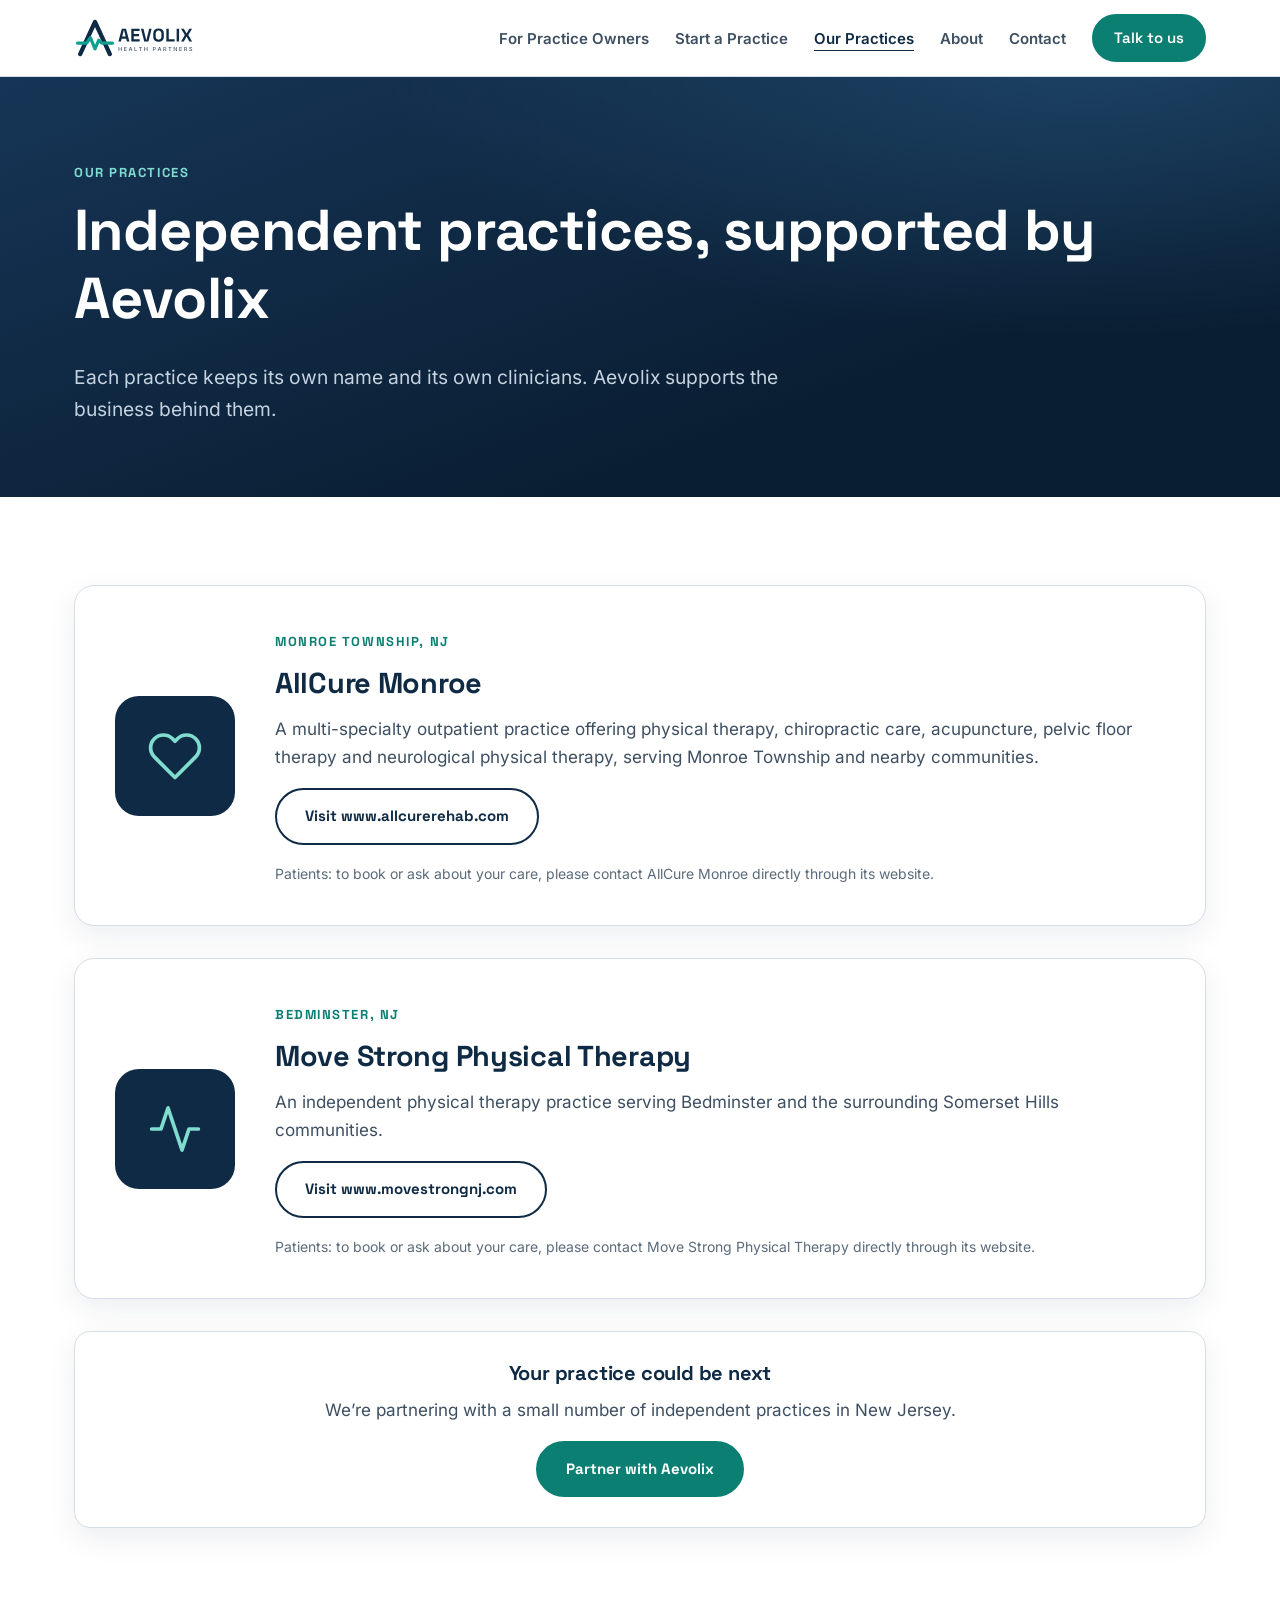
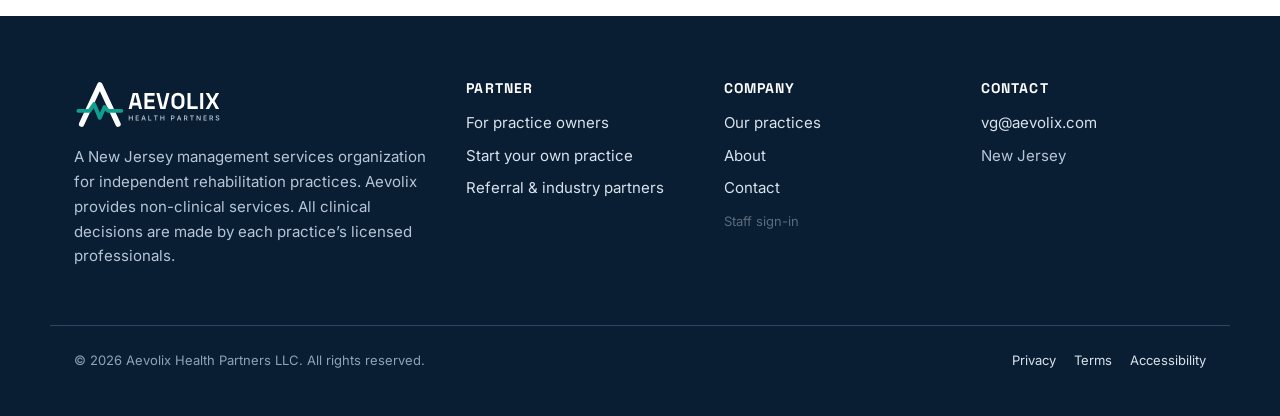
<file: practices/index.html>
<!DOCTYPE html>
<html lang="en">
<head>
<meta charset="utf-8">
<meta name="viewport" content="width=device-width, initial-scale=1">
<title>Our Practices — Aevolix Health Partners</title>
<meta name="description" content="Independent practices supported by Aevolix Health Partners, including AllCure Monroe in Monroe Township and Move Strong Physical Therapy in Bedminster, NJ.">
<link rel="canonical" href="https://www.aevolix.com/practices/">
<meta property="og:title" content="Our Practices — Aevolix Health Partners">
<meta property="og:description" content="Independent practices supported by Aevolix Health Partners, including AllCure Monroe in Monroe Township and Move Strong Physical Therapy in Bedminster, NJ.">
<meta property="og:url" content="https://www.aevolix.com/practices/">
<meta property="og:type" content="website">
<meta property="og:image" content="https://www.aevolix.com/images/og-logo.png">
<meta name="theme-color" content="#0F2A44">
<link rel="icon" href="/images/favicon.svg" type="image/svg+xml">
<link rel="icon" href="/images/favicon.ico" sizes="any">
<link rel="apple-touch-icon" href="/images/apple-touch-icon.png">
<link rel="preload" href="/assets/fonts/SpaceGrotesk-700.woff2" as="font" type="font/woff2" crossorigin>
<link rel="preload" href="/assets/fonts/Inter-400.woff2" as="font" type="font/woff2" crossorigin>
<link rel="stylesheet" href="/assets/css/style.css">
</head>
<body>
<a class="skip-link" href="#main">Skip to Content</a>
<header class="site-header">
  <div class="container">
    <a class="logo" href="/"><img src="/images/aevolix-logo-horizontal-on-light.svg" alt="Aevolix Health Partners" width="122" height="40"></a>
    <button class="nav-toggle" aria-label="Open menu" aria-expanded="false"><span></span><span></span><span></span></button>
    <nav class="nav" aria-label="Main">
      <ul>
        <li><a href="/partner/">For Practice Owners</a></li>
        <li><a href="/start-a-practice/">Start a Practice</a></li>
        <li><a href="/practices/" aria-current="page">Our Practices</a></li>
        <li><a href="/about/">About</a></li>
        <li><a href="/contact/">Contact</a></li>
        <li><a class="btn" href="/contact/">Talk to us</a></li>
      </ul>
    </nav>
  </div>
</header>
<main id="main">
<section class="hero page-hero"><div class="container">
    <span class="eyebrow">Our practices</span><h1>Independent practices, supported by Aevolix</h1><p class="lead">Each practice keeps its own name and its own clinicians. Aevolix supports the business behind them.</p>
</div></section>
<!-- PRACTICE APPROVAL REQUIRED: confirm written approval from AllCure's Marketing Member before publishing this section. -->
<section class="section"><div class="container">
  <div class="partner">
    <div class="partner-mark" aria-hidden="true" style="background:#0F2A44"><svg viewBox="0 0 24 24" width="56" height="56" fill="none" stroke="#7FDCCF" stroke-width="1.6" stroke-linecap="round" stroke-linejoin="round"><path d="M20.84 4.61a5.5 5.5 0 0 0-7.78 0L12 5.67l-1.06-1.06a5.5 5.5 0 0 0-7.78 7.78l1.06 1.06L12 21.23l7.78-7.78 1.06-1.06a5.5 5.5 0 0 0 0-7.78z"/></svg></div>
    <div>
      <span class="eyebrow">Monroe Township, NJ</span>
      <h2 style="font-size:1.8rem">AllCure Monroe</h2>
      <p>A multi-specialty outpatient practice offering physical therapy, chiropractic care, acupuncture, pelvic floor therapy and neurological physical therapy, serving Monroe Township and nearby communities.</p>
      <p><a class="btn btn--ghost" href="https://www.allcurerehab.com" target="_blank" rel="noopener">Visit www.allcurerehab.com</a></p>
      <p class="meta" style="font-size:14px;color:var(--muted);margin:0">Patients: to book or ask about your care, please contact AllCure Monroe directly through its website.</p>
    </div>
  </div>
  <!-- PRACTICE APPROVAL REQUIRED: confirm written approval from Move Strong Physical Therapy's owner(s) before publishing. -->
  <div class="partner" style="margin-top:32px">
    <div class="partner-mark" aria-hidden="true" style="background:#0F2A44"><svg viewBox="0 0 24 24" width="56" height="56" fill="none" stroke="#7FDCCF" stroke-width="1.6" stroke-linecap="round" stroke-linejoin="round"><polyline points="22 12 18 12 15 21 9 3 6 12 2 12"/></svg></div>
    <div>
      <span class="eyebrow">Bedminster, NJ</span>
      <h2 style="font-size:1.8rem">Move Strong Physical Therapy</h2>
      <p>An independent physical therapy practice serving Bedminster and the surrounding Somerset Hills communities.</p>
      <p><a class="btn btn--ghost" href="https://www.movestrongnj.com" target="_blank" rel="noopener">Visit www.movestrongnj.com</a></p>
      <p class="meta" style="font-size:14px;color:var(--muted);margin:0">Patients: to book or ask about your care, please contact Move Strong Physical Therapy directly through its website.</p>
    </div>
  </div>
  <div class="card center" style="margin-top:32px">
    <h3>Your practice could be next</h3>
    <p>We’re partnering with a small number of independent practices in New Jersey.</p>
    <a class="btn" href="/partner/">Partner with Aevolix</a>
  </div>
</div></section>
</main>
<footer class="site-footer">
  <div class="container footer-grid">
    <div>
      <img src="/images/aevolix-logo-horizontal-on-dark.svg" alt="Aevolix Health Partners" width="150" height="49" style="margin-bottom:16px">
      <p>A New Jersey management services organization for independent rehabilitation practices. Aevolix provides non-clinical services. All clinical decisions are made by each practice’s licensed professionals.</p>
    </div>
    <div>
      <h4>Partner</h4>
      <ul>
        <li><a href="/partner/">For practice owners</a></li>
        <li><a href="/start-a-practice/">Start your own practice</a></li>
        <li><a href="/about/#referral-partners">Referral &amp; industry partners</a></li>
      </ul>
    </div>
    <div>
      <h4>Company</h4>
      <ul>
        <li><a href="/practices/">Our practices</a></li>
        <li><a href="/about/">About</a></li>
        <li><a href="/contact/">Contact</a></li>
        <li><a class="staff-link" href="https://aevolix.nimbleits.com">Staff sign-in</a></li>
      </ul>
    </div>
    <div>
      <h4>Contact</h4>
      <p><a href="mailto:vg@aevolix.com">vg@aevolix.com</a></p>
      <p>New Jersey</p>
    </div>
  </div>
  <div class="container copyright"><span>© <span data-year></span> Aevolix Health Partners LLC. All rights reserved.</span><ul class="legal-links"><li><a href="/privacy/">Privacy</a></li><li><a href="/terms/">Terms</a></li><li><a href="/accessibility/">Accessibility</a></li></ul></div>
</footer>
<script src="/assets/js/main.js"></script>
</body>
</html>
</file>
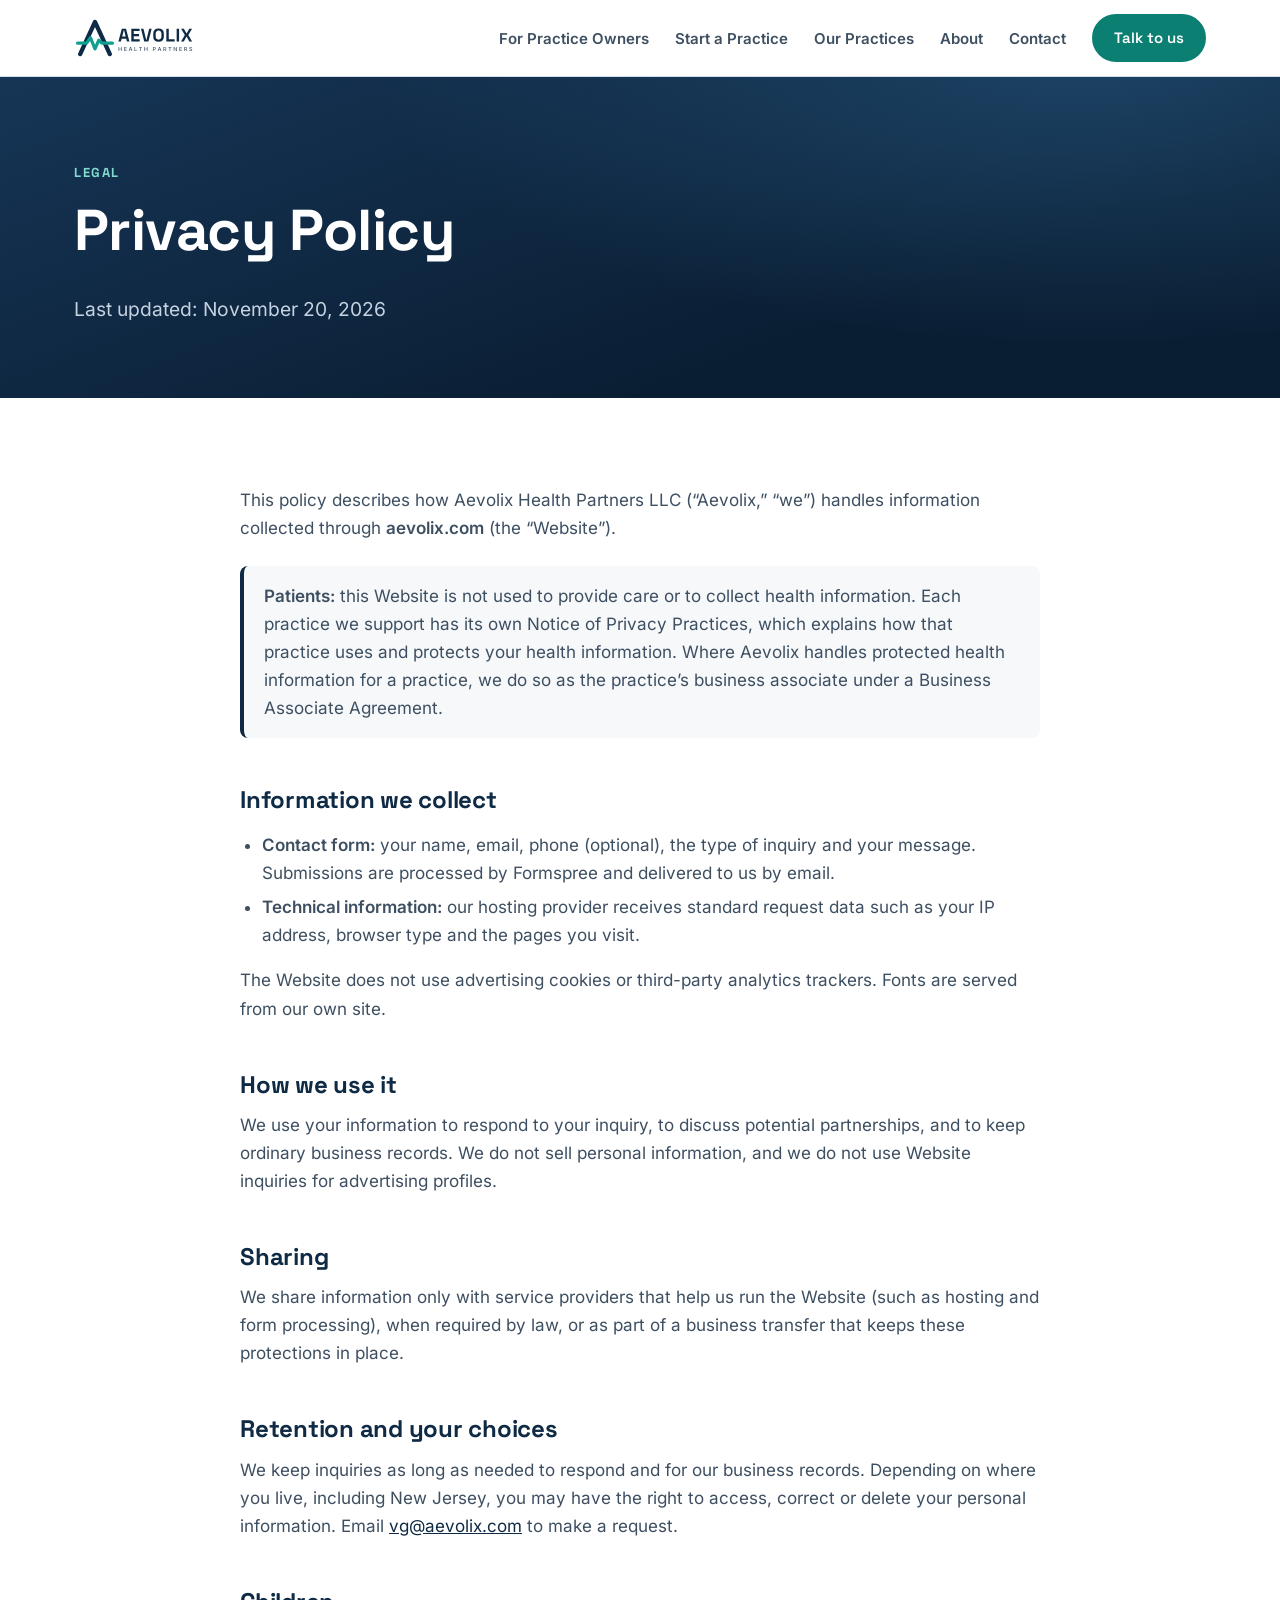
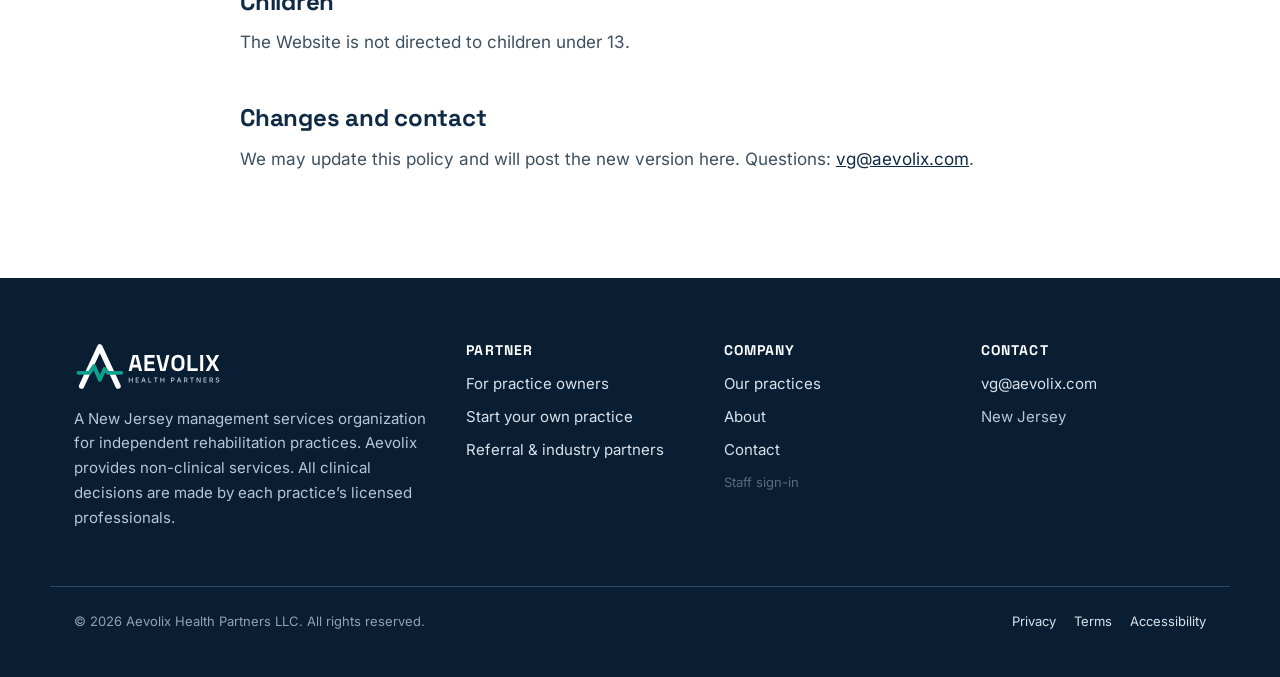
<file: privacy/index.html>
<!DOCTYPE html>
<html lang="en">
<head>
<meta charset="utf-8">
<meta name="viewport" content="width=device-width, initial-scale=1">
<title>Privacy Policy — Aevolix Health Partners</title>
<meta name="description" content="How Aevolix Health Partners handles information collected through aevolix.com.">
<link rel="canonical" href="https://www.aevolix.com/privacy/">
<meta property="og:title" content="Privacy Policy — Aevolix Health Partners">
<meta property="og:description" content="How Aevolix Health Partners handles information collected through aevolix.com.">
<meta property="og:url" content="https://www.aevolix.com/privacy/">
<meta property="og:type" content="website">
<meta property="og:image" content="https://www.aevolix.com/images/og-logo.png">
<meta name="theme-color" content="#0F2A44">
<link rel="icon" href="/images/favicon.svg" type="image/svg+xml">
<link rel="icon" href="/images/favicon.ico" sizes="any">
<link rel="apple-touch-icon" href="/images/apple-touch-icon.png">
<link rel="preload" href="/assets/fonts/SpaceGrotesk-700.woff2" as="font" type="font/woff2" crossorigin>
<link rel="preload" href="/assets/fonts/Inter-400.woff2" as="font" type="font/woff2" crossorigin>
<link rel="stylesheet" href="/assets/css/style.css">
</head>
<body>
<a class="skip-link" href="#main">Skip to Content</a>
<header class="site-header">
  <div class="container">
    <a class="logo" href="/"><img src="/images/aevolix-logo-horizontal-on-light.svg" alt="Aevolix Health Partners" width="122" height="40"></a>
    <button class="nav-toggle" aria-label="Open menu" aria-expanded="false"><span></span><span></span><span></span></button>
    <nav class="nav" aria-label="Main">
      <ul>
        <li><a href="/partner/">For Practice Owners</a></li>
        <li><a href="/start-a-practice/">Start a Practice</a></li>
        <li><a href="/practices/">Our Practices</a></li>
        <li><a href="/about/">About</a></li>
        <li><a href="/contact/">Contact</a></li>
        <li><a class="btn" href="/contact/">Talk to us</a></li>
      </ul>
    </nav>
  </div>
</header>
<main id="main">
<section class="hero page-hero"><div class="container"><span class="eyebrow">Legal</span><h1>Privacy Policy</h1><p class="lead">Last updated: November 20, 2026</p></div></section>
<section class="section"><div class="container"><article class="prose">
<p>This policy describes how Aevolix Health Partners LLC (“Aevolix,” “we”) handles information collected through <strong>aevolix.com</strong> (the “Website”).</p>
<div class="callout"><strong>Patients:</strong> this Website is not used to provide care or to collect health information. Each practice we support has its own Notice of Privacy Practices, which explains how that practice uses and protects your health information. Where Aevolix handles protected health information for a practice, we do so as the practice’s business associate under a Business Associate Agreement.</div>
<h2>Information we collect</h2>
<ul>
  <li><strong>Contact form:</strong> your name, email, phone (optional), the type of inquiry and your message. Submissions are processed by Formspree and delivered to us by email.</li>
  <li><strong>Technical information:</strong> our hosting provider receives standard request data such as your IP address, browser type and the pages you visit.</li>
</ul>
<p>The Website does not use advertising cookies or third-party analytics trackers. Fonts are served from our own site.</p>
<h2>How we use it</h2>
<p>We use your information to respond to your inquiry, to discuss potential partnerships, and to keep ordinary business records. We do not sell personal information, and we do not use Website inquiries for advertising profiles.</p>
<h2>Sharing</h2>
<p>We share information only with service providers that help us run the Website (such as hosting and form processing), when required by law, or as part of a business transfer that keeps these protections in place.</p>
<h2>Retention and your choices</h2>
<p>We keep inquiries as long as needed to respond and for our business records. Depending on where you live, including New Jersey, you may have the right to access, correct or delete your personal information. Email <a href="mailto:vg@aevolix.com">vg@aevolix.com</a> to make a request.</p>
<h2>Children</h2>
<p>The Website is not directed to children under 13.</p>
<h2>Changes and contact</h2>
<p>We may update this policy and will post the new version here. Questions: <a href="mailto:vg@aevolix.com">vg@aevolix.com</a>.</p>
</article></div></section>
</main>
<footer class="site-footer">
  <div class="container footer-grid">
    <div>
      <img src="/images/aevolix-logo-horizontal-on-dark.svg" alt="Aevolix Health Partners" width="150" height="49" style="margin-bottom:16px">
      <p>A New Jersey management services organization for independent rehabilitation practices. Aevolix provides non-clinical services. All clinical decisions are made by each practice’s licensed professionals.</p>
    </div>
    <div>
      <h4>Partner</h4>
      <ul>
        <li><a href="/partner/">For practice owners</a></li>
        <li><a href="/start-a-practice/">Start your own practice</a></li>
        <li><a href="/about/#referral-partners">Referral &amp; industry partners</a></li>
      </ul>
    </div>
    <div>
      <h4>Company</h4>
      <ul>
        <li><a href="/practices/">Our practices</a></li>
        <li><a href="/about/">About</a></li>
        <li><a href="/contact/">Contact</a></li>
        <li><a class="staff-link" href="https://aevolix.nimbleits.com">Staff sign-in</a></li>
      </ul>
    </div>
    <div>
      <h4>Contact</h4>
      <p><a href="mailto:vg@aevolix.com">vg@aevolix.com</a></p>
      <p>New Jersey</p>
    </div>
  </div>
  <div class="container copyright"><span>© <span data-year></span> Aevolix Health Partners LLC. All rights reserved.</span><ul class="legal-links"><li><a href="/privacy/">Privacy</a></li><li><a href="/terms/">Terms</a></li><li><a href="/accessibility/">Accessibility</a></li></ul></div>
</footer>
<script src="/assets/js/main.js"></script>
</body>
</html>
</file>
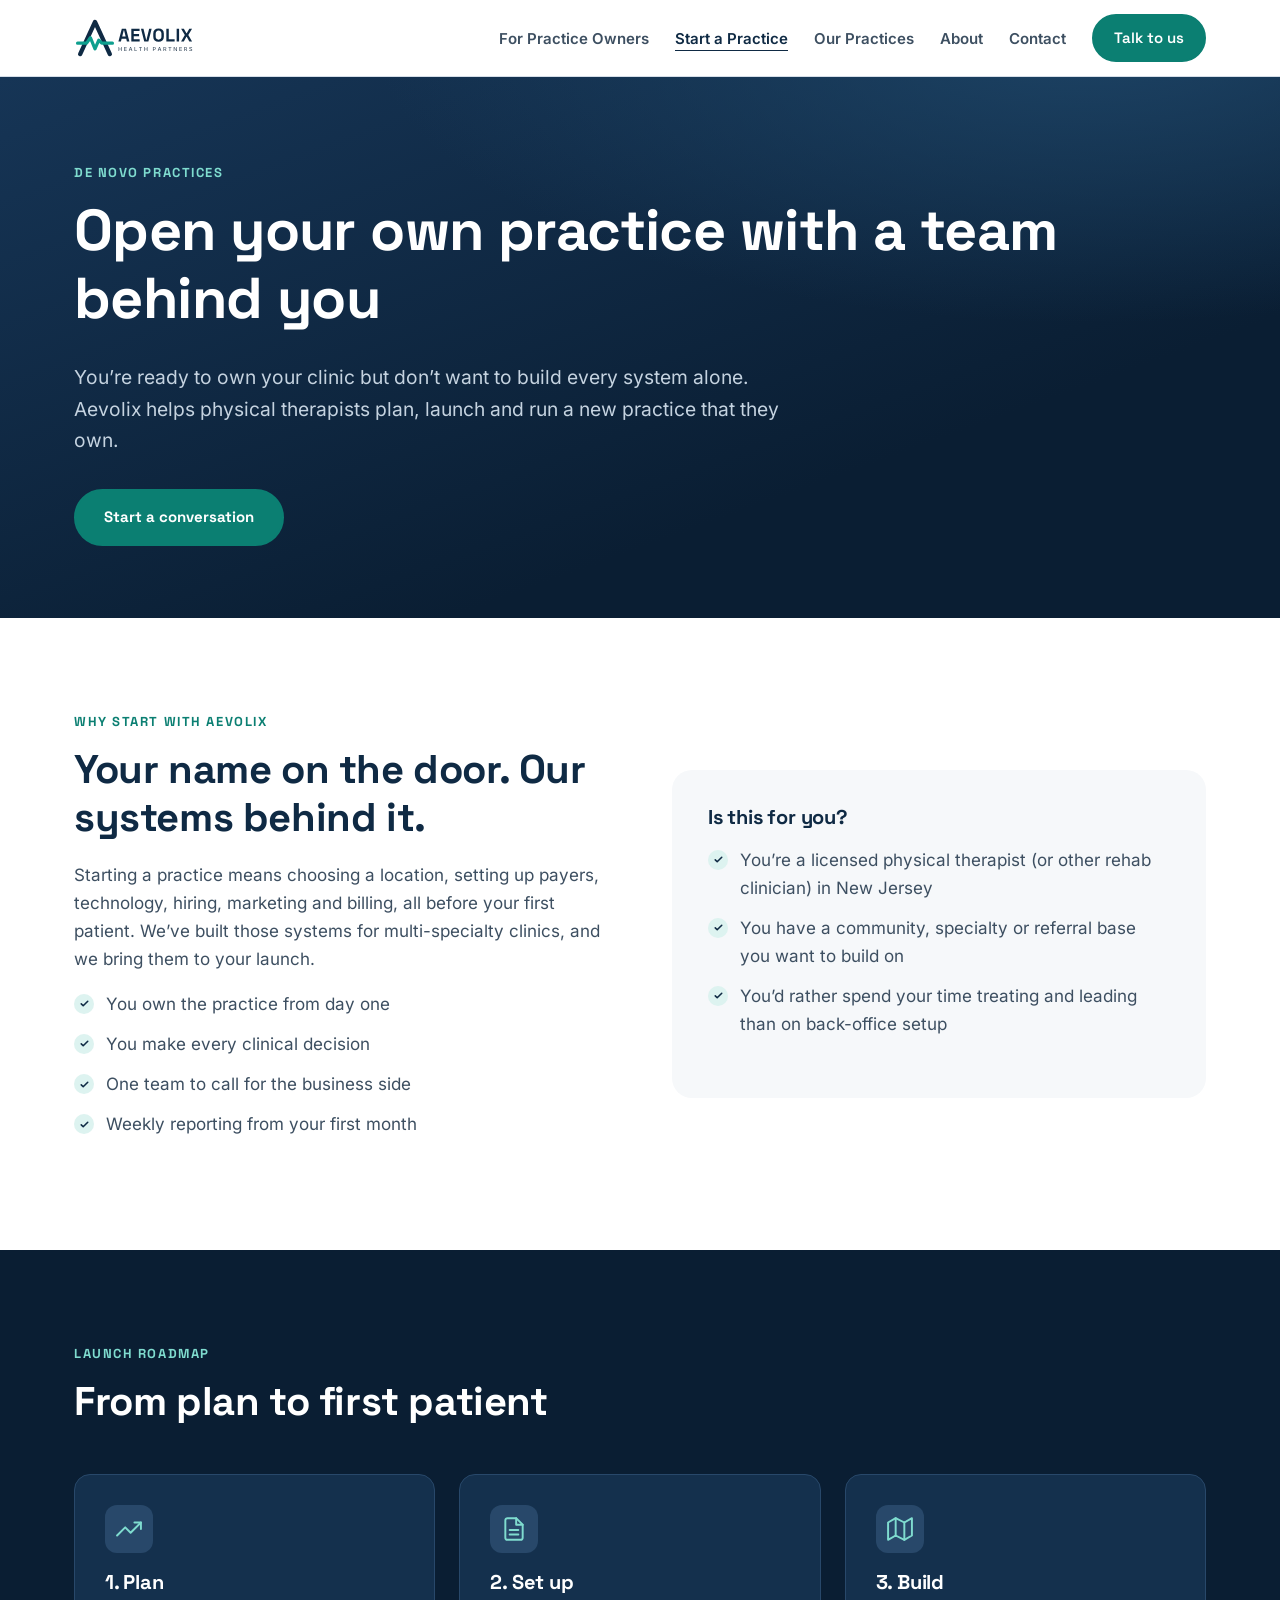
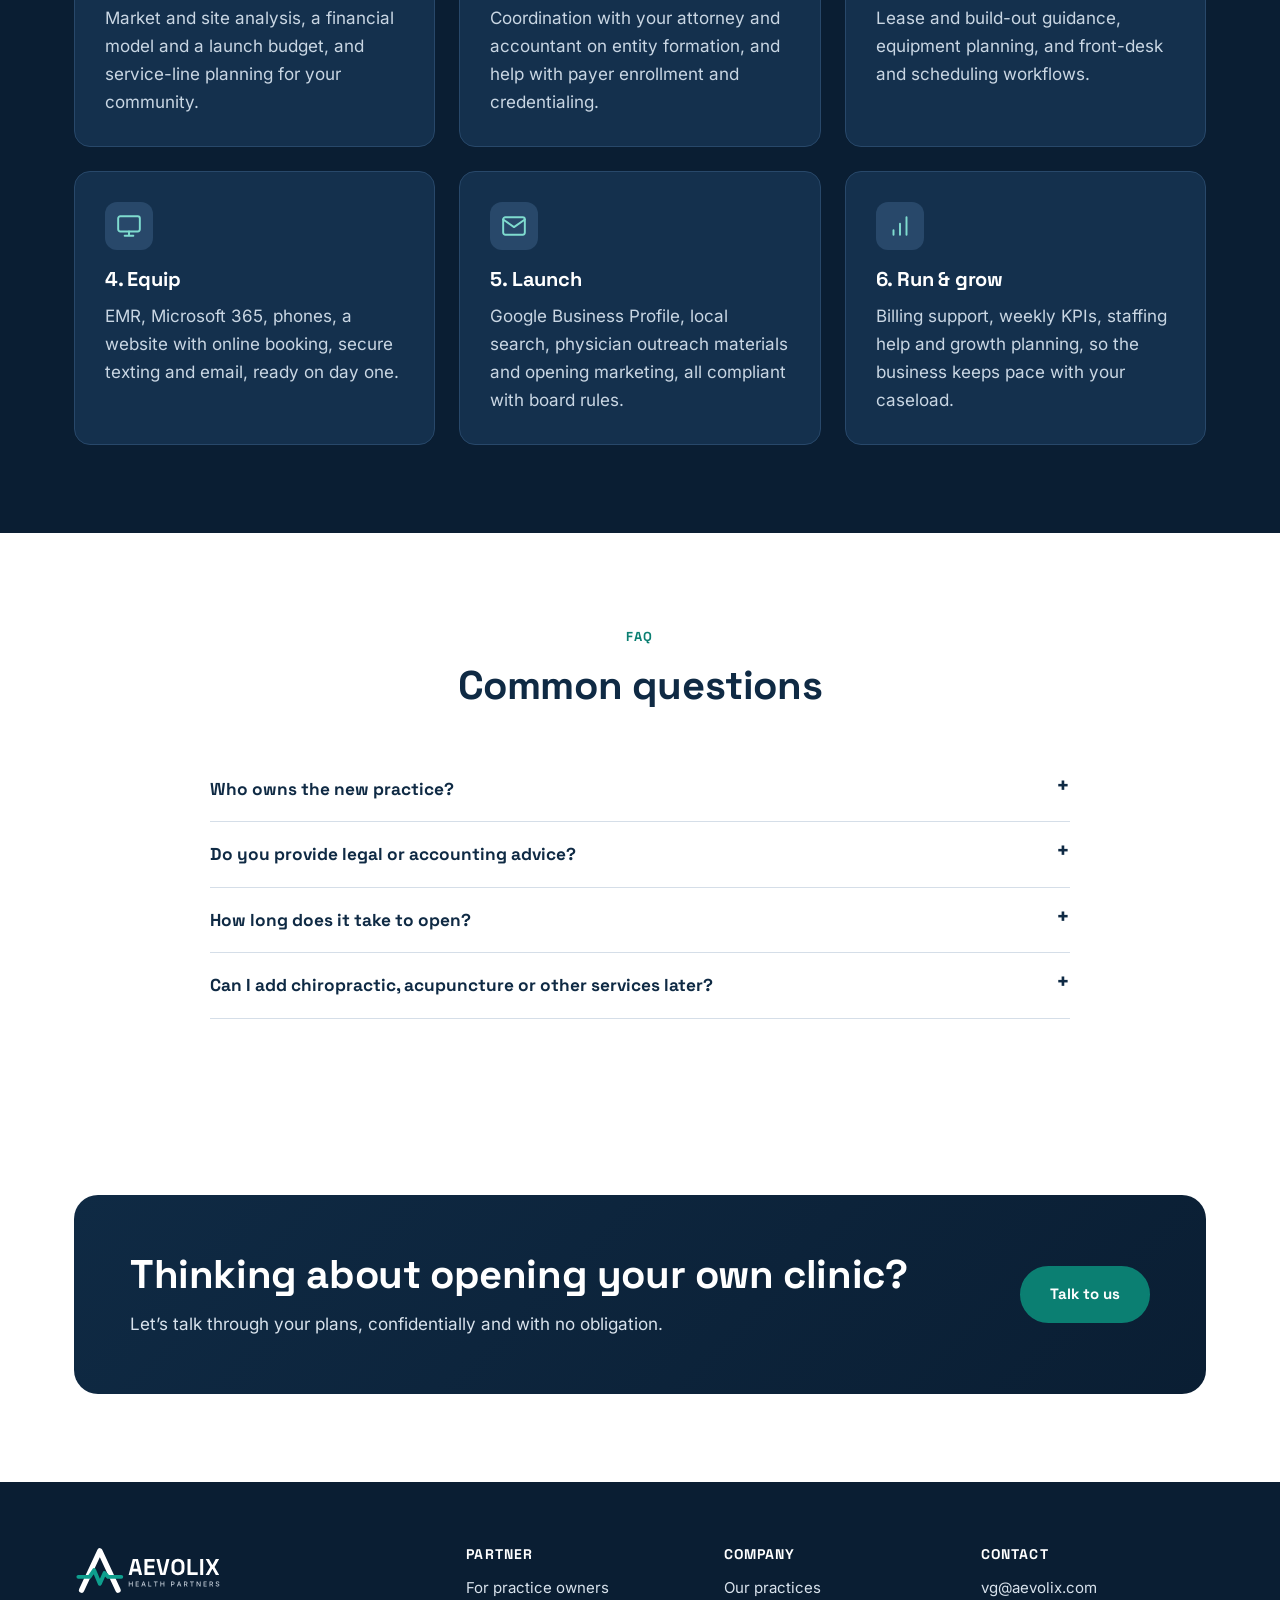
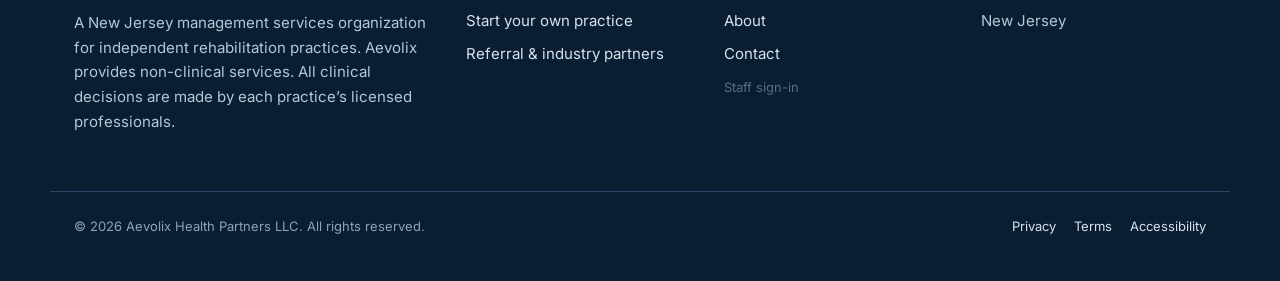
<file: start-a-practice/index.html>
<!DOCTYPE html>
<html lang="en">
<head>
<meta charset="utf-8">
<meta name="viewport" content="width=device-width, initial-scale=1">
<title>Start Your Own Practice — Aevolix Health Partners</title>
<meta name="description" content="Physical therapists: open your own de novo practice with Aevolix Health Partners. We help plan, launch and run the business side so you can own your clinic from day one.">
<link rel="canonical" href="https://www.aevolix.com/start-a-practice/">
<meta property="og:title" content="Start Your Own Practice — Aevolix Health Partners">
<meta property="og:description" content="Physical therapists: open your own de novo practice with Aevolix Health Partners. We help plan, launch and run the business side so you can own your clinic from day one.">
<meta property="og:url" content="https://www.aevolix.com/start-a-practice/">
<meta property="og:type" content="website">
<meta property="og:image" content="https://www.aevolix.com/images/og-logo.png">
<meta name="theme-color" content="#0F2A44">
<link rel="icon" href="/images/favicon.svg" type="image/svg+xml">
<link rel="icon" href="/images/favicon.ico" sizes="any">
<link rel="apple-touch-icon" href="/images/apple-touch-icon.png">
<link rel="preload" href="/assets/fonts/SpaceGrotesk-700.woff2" as="font" type="font/woff2" crossorigin>
<link rel="preload" href="/assets/fonts/Inter-400.woff2" as="font" type="font/woff2" crossorigin>
<link rel="stylesheet" href="/assets/css/style.css">
</head>
<body>
<a class="skip-link" href="#main">Skip to Content</a>
<header class="site-header">
  <div class="container">
    <a class="logo" href="/"><img src="/images/aevolix-logo-horizontal-on-light.svg" alt="Aevolix Health Partners" width="122" height="40"></a>
    <button class="nav-toggle" aria-label="Open menu" aria-expanded="false"><span></span><span></span><span></span></button>
    <nav class="nav" aria-label="Main">
      <ul>
        <li><a href="/partner/">For Practice Owners</a></li>
        <li><a href="/start-a-practice/" aria-current="page">Start a Practice</a></li>
        <li><a href="/practices/">Our Practices</a></li>
        <li><a href="/about/">About</a></li>
        <li><a href="/contact/">Contact</a></li>
        <li><a class="btn" href="/contact/">Talk to us</a></li>
      </ul>
    </nav>
  </div>
</header>
<main id="main">
<section class="hero page-hero"><div class="container">
    <span class="eyebrow">De novo practices</span><h1>Open your own practice with a team behind you</h1><p class="lead">You’re ready to own your clinic but don’t want to build every system alone. Aevolix helps physical therapists plan, launch and run a new practice that they own.</p><div class="btn-row" style="margin-top:32px"><a class="btn btn--light" href="/contact/">Start a conversation</a></div>
</div></section>
<section class="section"><div class="container split">
  <div>
    <span class="eyebrow">Why start with Aevolix</span>
    <h2>Your name on the door. Our systems behind it.</h2>
    <p>Starting a practice means choosing a location, setting up payers, technology, hiring, marketing and billing, all before your first patient. We’ve built those systems for multi-specialty clinics, and we bring them to your launch.</p>
    <ul class="checklist">
      <li>You own the practice from day one</li>
      <li>You make every clinical decision</li>
      <li>One team to call for the business side</li>
      <li>Weekly reporting from your first month</li>
    </ul>
  </div>
  <div class="panel">
    <h3>Is this for you?</h3>
    <ul class="checklist">
      <li>You’re a licensed physical therapist (or other rehab clinician) in New Jersey</li>
      <li>You have a community, specialty or referral base you want to build on</li>
      <li>You’d rather spend your time treating and leading than on back-office setup</li>
    </ul>
  </div>
</div></section>

<section class="section section--dark"><div class="container">
  <div class="section-head"><span class="eyebrow">Launch roadmap</span><h2>From plan to first patient</h2></div>
  <div class="grid grid-3">
    <div class="card"><div class="icon" aria-hidden="true"><svg viewBox="0 0 24 24"><polyline points="23 6 13.5 15.5 8.5 10.5 1 18"/><polyline points="17 6 23 6 23 12"/></svg></div><h3>1. Plan</h3><p>Market and site analysis, a financial model and a launch budget, and service-line planning for your community.</p></div>
    <div class="card"><div class="icon" aria-hidden="true"><svg viewBox="0 0 24 24"><path d="M14 2H6a2 2 0 0 0-2 2v16a2 2 0 0 0 2 2h12a2 2 0 0 0 2-2V8z"/><polyline points="14 2 14 8 20 8"/><path d="M16 13H8M16 17H8"/></svg></div><h3>2. Set up</h3><p>Coordination with your attorney and accountant on entity formation, and help with payer enrollment and credentialing.</p></div>
    <div class="card"><div class="icon" aria-hidden="true"><svg viewBox="0 0 24 24"><polygon points="1 6 1 22 8 18 16 22 23 18 23 2 16 6 8 2 1 6"/><path d="M8 2v16M16 6v16"/></svg></div><h3>3. Build</h3><p>Lease and build-out guidance, equipment planning, and front-desk and scheduling workflows.</p></div>
    <div class="card"><div class="icon" aria-hidden="true"><svg viewBox="0 0 24 24"><rect x="2" y="3" width="20" height="14" rx="2"/><path d="M8 21h8M12 17v4"/></svg></div><h3>4. Equip</h3><p>EMR, Microsoft 365, phones, a website with online booking, secure texting and email, ready on day one.</p></div>
    <div class="card"><div class="icon" aria-hidden="true"><svg viewBox="0 0 24 24"><path d="M4 4h16c1.1 0 2 .9 2 2v12c0 1.1-.9 2-2 2H4c-1.1 0-2-.9-2-2V6c0-1.1.9-2 2-2z"/><polyline points="22,6 12,13 2,6"/></svg></div><h3>5. Launch</h3><p>Google Business Profile, local search, physician outreach materials and opening marketing, all compliant with board rules.</p></div>
    <div class="card"><div class="icon" aria-hidden="true"><svg viewBox="0 0 24 24"><path d="M12 20V10M18 20V4M6 20v-4"/></svg></div><h3>6. Run &amp; grow</h3><p>Billing support, weekly KPIs, staffing help and growth planning, so the business keeps pace with your caseload.</p></div>
  </div>
</div></section>

<section class="section"><div class="container">
  <div class="section-head center"><span class="eyebrow">FAQ</span><h2>Common questions</h2></div>
  <div class="faq">
    <details><summary>Who owns the new practice?</summary><p>You do. Aevolix provides management services under an agreement and does not own or control your clinical practice.</p></details>
    <details><summary>Do you provide legal or accounting advice?</summary><p>No. We coordinate closely with your own attorney and accountant, who advise you on formation, contracts and taxes.</p></details>
    <details><summary>How long does it take to open?</summary><p>It depends on location, build-out and payer enrollment timelines. We’ll build a realistic timeline with you during planning.</p></details>
    <details><summary>Can I add chiropractic, acupuncture or other services later?</summary><p>Yes. Our platform and processes are built for multi-specialty practices, and we can help you plan new service lines when the time is right.</p></details>
  </div>
</div></section>
<section class="section"><div class="container"><div class="cta-band">
  <div><h2>Thinking about opening your own clinic?</h2><p>Let’s talk through your plans, confidentially and with no obligation.</p></div>
  <div class="btn-row"><a class="btn btn--light" href="/contact/">Talk to us</a></div>
</div></div></section>
</main>
<footer class="site-footer">
  <div class="container footer-grid">
    <div>
      <img src="/images/aevolix-logo-horizontal-on-dark.svg" alt="Aevolix Health Partners" width="150" height="49" style="margin-bottom:16px">
      <p>A New Jersey management services organization for independent rehabilitation practices. Aevolix provides non-clinical services. All clinical decisions are made by each practice’s licensed professionals.</p>
    </div>
    <div>
      <h4>Partner</h4>
      <ul>
        <li><a href="/partner/">For practice owners</a></li>
        <li><a href="/start-a-practice/">Start your own practice</a></li>
        <li><a href="/about/#referral-partners">Referral &amp; industry partners</a></li>
      </ul>
    </div>
    <div>
      <h4>Company</h4>
      <ul>
        <li><a href="/practices/">Our practices</a></li>
        <li><a href="/about/">About</a></li>
        <li><a href="/contact/">Contact</a></li>
        <li><a class="staff-link" href="https://aevolix.nimbleits.com">Staff sign-in</a></li>
      </ul>
    </div>
    <div>
      <h4>Contact</h4>
      <p><a href="mailto:vg@aevolix.com">vg@aevolix.com</a></p>
      <p>New Jersey</p>
    </div>
  </div>
  <div class="container copyright"><span>© <span data-year></span> Aevolix Health Partners LLC. All rights reserved.</span><ul class="legal-links"><li><a href="/privacy/">Privacy</a></li><li><a href="/terms/">Terms</a></li><li><a href="/accessibility/">Accessibility</a></li></ul></div>
</footer>
<script src="/assets/js/main.js"></script>
</body>
</html>
</file>
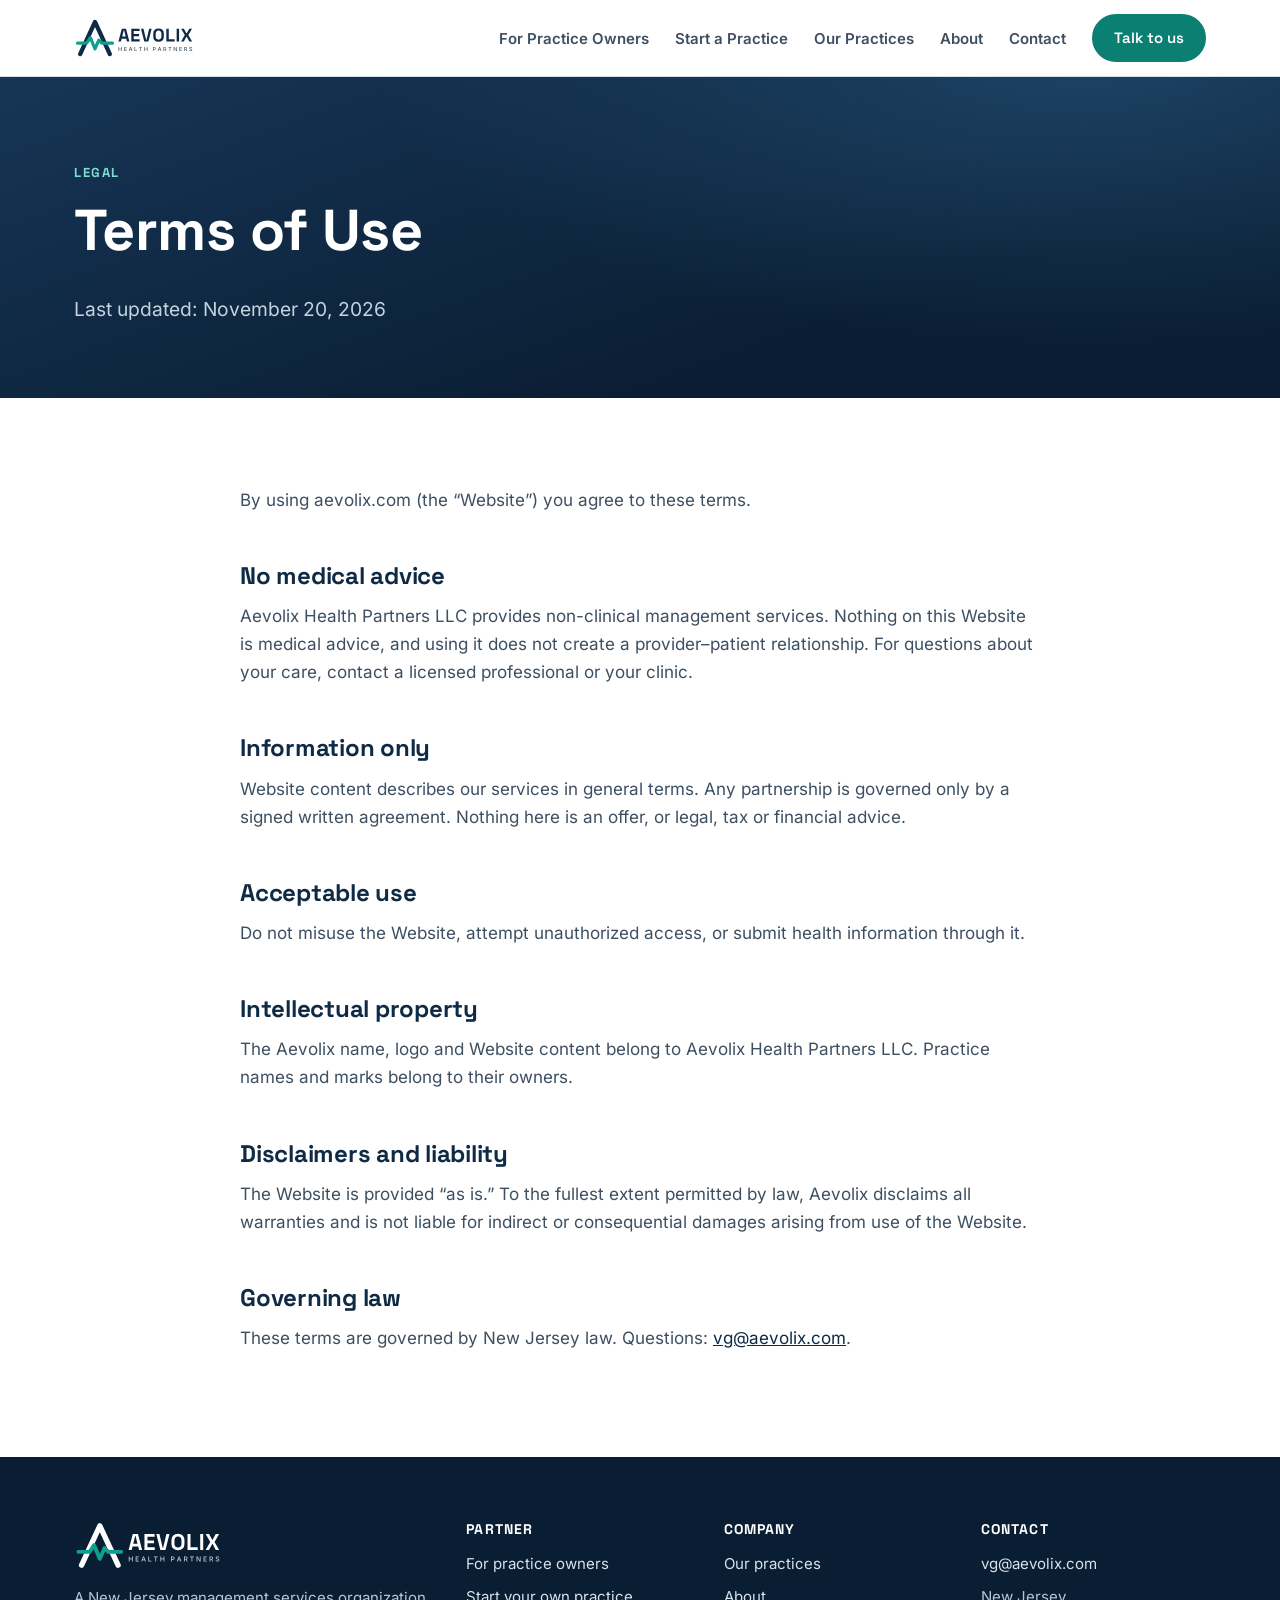
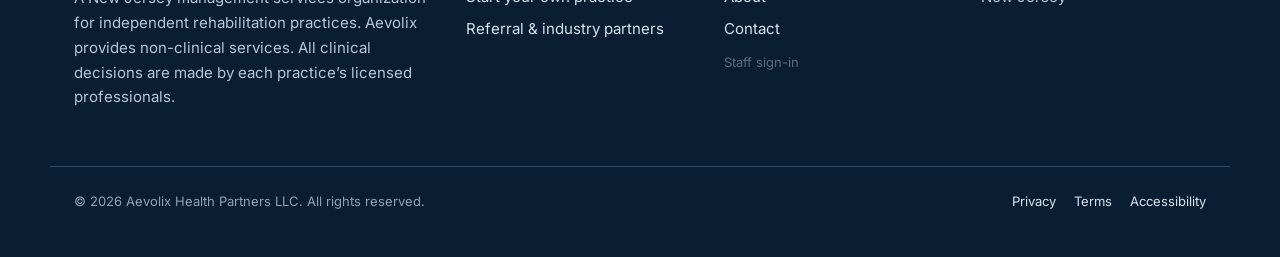
<file: terms/index.html>
<!DOCTYPE html>
<html lang="en">
<head>
<meta charset="utf-8">
<meta name="viewport" content="width=device-width, initial-scale=1">
<title>Terms of Use — Aevolix Health Partners</title>
<meta name="description" content="Terms of use for aevolix.com.">
<link rel="canonical" href="https://www.aevolix.com/terms/">
<meta property="og:title" content="Terms of Use — Aevolix Health Partners">
<meta property="og:description" content="Terms of use for aevolix.com.">
<meta property="og:url" content="https://www.aevolix.com/terms/">
<meta property="og:type" content="website">
<meta property="og:image" content="https://www.aevolix.com/images/og-logo.png">
<meta name="theme-color" content="#0F2A44">
<link rel="icon" href="/images/favicon.svg" type="image/svg+xml">
<link rel="icon" href="/images/favicon.ico" sizes="any">
<link rel="apple-touch-icon" href="/images/apple-touch-icon.png">
<link rel="preload" href="/assets/fonts/SpaceGrotesk-700.woff2" as="font" type="font/woff2" crossorigin>
<link rel="preload" href="/assets/fonts/Inter-400.woff2" as="font" type="font/woff2" crossorigin>
<link rel="stylesheet" href="/assets/css/style.css">
</head>
<body>
<a class="skip-link" href="#main">Skip to Content</a>
<header class="site-header">
  <div class="container">
    <a class="logo" href="/"><img src="/images/aevolix-logo-horizontal-on-light.svg" alt="Aevolix Health Partners" width="122" height="40"></a>
    <button class="nav-toggle" aria-label="Open menu" aria-expanded="false"><span></span><span></span><span></span></button>
    <nav class="nav" aria-label="Main">
      <ul>
        <li><a href="/partner/">For Practice Owners</a></li>
        <li><a href="/start-a-practice/">Start a Practice</a></li>
        <li><a href="/practices/">Our Practices</a></li>
        <li><a href="/about/">About</a></li>
        <li><a href="/contact/">Contact</a></li>
        <li><a class="btn" href="/contact/">Talk to us</a></li>
      </ul>
    </nav>
  </div>
</header>
<main id="main">
<section class="hero page-hero"><div class="container"><span class="eyebrow">Legal</span><h1>Terms of Use</h1><p class="lead">Last updated: November 20, 2026</p></div></section>
<section class="section"><div class="container"><article class="prose">
<p>By using aevolix.com (the “Website”) you agree to these terms.</p>
<h2>No medical advice</h2>
<p>Aevolix Health Partners LLC provides non-clinical management services. Nothing on this Website is medical advice, and using it does not create a provider–patient relationship. For questions about your care, contact a licensed professional or your clinic.</p>
<h2>Information only</h2>
<p>Website content describes our services in general terms. Any partnership is governed only by a signed written agreement. Nothing here is an offer, or legal, tax or financial advice.</p>
<h2>Acceptable use</h2>
<p>Do not misuse the Website, attempt unauthorized access, or submit health information through it.</p>
<h2>Intellectual property</h2>
<p>The Aevolix name, logo and Website content belong to Aevolix Health Partners LLC. Practice names and marks belong to their owners.</p>
<h2>Disclaimers and liability</h2>
<p>The Website is provided “as is.” To the fullest extent permitted by law, Aevolix disclaims all warranties and is not liable for indirect or consequential damages arising from use of the Website.</p>
<h2>Governing law</h2>
<p>These terms are governed by New Jersey law. Questions: <a href="mailto:vg@aevolix.com">vg@aevolix.com</a>.</p>
</article></div></section>
</main>
<footer class="site-footer">
  <div class="container footer-grid">
    <div>
      <img src="/images/aevolix-logo-horizontal-on-dark.svg" alt="Aevolix Health Partners" width="150" height="49" style="margin-bottom:16px">
      <p>A New Jersey management services organization for independent rehabilitation practices. Aevolix provides non-clinical services. All clinical decisions are made by each practice’s licensed professionals.</p>
    </div>
    <div>
      <h4>Partner</h4>
      <ul>
        <li><a href="/partner/">For practice owners</a></li>
        <li><a href="/start-a-practice/">Start your own practice</a></li>
        <li><a href="/about/#referral-partners">Referral &amp; industry partners</a></li>
      </ul>
    </div>
    <div>
      <h4>Company</h4>
      <ul>
        <li><a href="/practices/">Our practices</a></li>
        <li><a href="/about/">About</a></li>
        <li><a href="/contact/">Contact</a></li>
        <li><a class="staff-link" href="https://aevolix.nimbleits.com">Staff sign-in</a></li>
      </ul>
    </div>
    <div>
      <h4>Contact</h4>
      <p><a href="mailto:vg@aevolix.com">vg@aevolix.com</a></p>
      <p>New Jersey</p>
    </div>
  </div>
  <div class="container copyright"><span>© <span data-year></span> Aevolix Health Partners LLC. All rights reserved.</span><ul class="legal-links"><li><a href="/privacy/">Privacy</a></li><li><a href="/terms/">Terms</a></li><li><a href="/accessibility/">Accessibility</a></li></ul></div>
</footer>
<script src="/assets/js/main.js"></script>
</body>
</html>
</file>
<file: assets/css/style.css>
/* Aevolix Health Partners — website styles (brand pack Nov 2026: navy leads, teal signals) */
@font-face{font-family:"Space Grotesk";font-weight:500;font-display:swap;src:url("/assets/fonts/SpaceGrotesk-500.woff2") format("woff2")}
@font-face{font-family:"Space Grotesk";font-weight:600;font-display:swap;src:url("/assets/fonts/SpaceGrotesk-600.woff2") format("woff2")}
@font-face{font-family:"Space Grotesk";font-weight:700;font-display:swap;src:url("/assets/fonts/SpaceGrotesk-700.woff2") format("woff2")}
@font-face{font-family:"Inter";font-weight:400;font-display:swap;src:url("/assets/fonts/Inter-400.woff2") format("woff2")}
@font-face{font-family:"Inter";font-weight:500;font-display:swap;src:url("/assets/fonts/Inter-500.woff2") format("woff2")}
@font-face{font-family:"Inter";font-weight:600;font-display:swap;src:url("/assets/fonts/Inter-600.woff2") format("woff2")}
:root {
  --ink: #0A1E33;        /* deepest navy: hero, footer */
  --green: #0F2A44;      /* Aevolix navy: headings */
  --green-2: #0B7F72;    /* deep teal: eyebrows, links on white */
  --sage: #0E9F8E;       /* pulse teal: large accents, icons */
  --sage-tint: #F6F8FA;  /* mist */
  --mint: #DDF3F0;       /* tint */
  --text: #3D4F61;       /* slate */
  --muted: #5B6B7B;
  --border: #D5DEE8;
  --white: #fff;
  --radius: 16px;
  --max: 1180px;
  --shadow: 0 10px 30px rgba(15, 42, 68, .08);
  --font-head: "Space Grotesk", system-ui, sans-serif;
  --font-body: "Inter", system-ui, sans-serif;
}

*, *::before, *::after { box-sizing: border-box; }
html { scroll-behavior: smooth; }
body { margin: 0; font-family: var(--font-body); font-size: 17px; line-height: 1.65; color: var(--text); background: var(--white); }
img { max-width: 100%; height: auto; display: block; }
a { color: var(--green); }
h1, h2, h3, h4 { font-family: var(--font-head); color: var(--green); line-height: 1.18; margin: 0 0 .5em; letter-spacing: -.01em; }
h1 { font-size: clamp(2.3rem, 4.6vw, 3.6rem); font-weight: 700; }
h2 { font-size: clamp(1.8rem, 3.2vw, 2.5rem); font-weight: 700; }
h3 { font-size: 1.25rem; font-weight: 700; }
h4 { font-size: 1.05rem; font-weight: 700; }
p { margin: 0 0 1em; }

.container { width: 100%; max-width: var(--max); margin: 0 auto; padding: 0 24px; }
.section { padding: 88px 0; }
.section--tint { background: var(--sage-tint); }
.section--dark { background: var(--ink); color: #d8e2ec; }
.section--dark h2, .section--dark h3 { color: var(--white); }
.center { text-align: center; }
.eyebrow { display: inline-block; font-family: var(--font-head); font-size: 13px; font-weight: 700; letter-spacing: .12em; text-transform: uppercase; color: var(--green-2); margin-bottom: 14px; }
.section--dark .eyebrow, .hero .eyebrow { color: var(--sage); }
.lead { font-size: 1.2rem; color: var(--muted); max-width: 720px; }
.center .lead { margin-left: auto; margin-right: auto; }
.section-head { margin-bottom: 48px; }

.skip-link { position: absolute; left: -999px; top: 8px; background: #000; color: #fff; padding: 8px 14px; z-index: 100; }
.skip-link:focus { left: 8px; }

/* Header */
.site-header { position: sticky; top: 0; z-index: 50; background: rgba(255,255,255,.97); border-bottom: 1px solid var(--border); }
.site-header .container { display: flex; align-items: center; justify-content: space-between; height: 76px; gap: 24px; }
.logo img { height: 52px; width: auto; }
.nav ul { list-style: none; display: flex; align-items: center; gap: 26px; margin: 0; padding: 0; }
.nav a { text-decoration: none; font-size: 15px; font-weight: 600; color: var(--text); }
.nav a:hover, .nav a[aria-current="page"] { color: var(--green); text-decoration: underline; text-underline-offset: 6px; }
.nav .btn { color: var(--white); text-decoration: none; padding: 10px 20px; }
.nav-toggle { display: none; background: none; border: 0; cursor: pointer; padding: 8px; }
.nav-toggle span { display: block; width: 24px; height: 2px; background: var(--green); margin: 5px 0; }
@media (max-width: 920px) {
  .nav-toggle { display: block; }
  .nav { position: absolute; top: 76px; left: 0; right: 0; background: var(--white); border-bottom: 1px solid var(--border); display: none; }
  .nav.open { display: block; }
  .nav ul { flex-direction: column; align-items: stretch; gap: 0; padding: 8px 24px 20px; }
  .nav li a { display: block; padding: 12px 0; font-size: 17px; }
  .nav .btn { margin-top: 8px; text-align: center; }
}

/* Buttons */
.btn { display: inline-block; font-family: var(--font-head); font-weight: 700; font-size: 15px; text-decoration: none; text-align: center;
  padding: 14px 28px; border-radius: 999px; border: 2px solid var(--green); cursor: pointer;
  background: var(--green); color: var(--white); transition: transform .15s ease, background .15s ease; }
.btn:hover { background: var(--ink); border-color: var(--ink); transform: translateY(-1px); }
.btn--light { background: var(--sage); border-color: var(--sage); color: var(--ink); }
.btn--light:hover { background: #0c8f80; border-color: #0c8f80; }
.btn--ghost { background: transparent; color: var(--green); }
.btn--ghost:hover { background: var(--green); color: var(--white); }
.hero .btn--ghost, .section--dark .btn--ghost, .cta-band .btn--ghost { color: var(--white); border-color: rgba(255,255,255,.5); }
.hero .btn--ghost:hover, .section--dark .btn--ghost:hover, .cta-band .btn--ghost:hover { background: var(--white); color: var(--ink); border-color: var(--white); }
.btn-row { display: flex; flex-wrap: wrap; gap: 14px; }
.center .btn-row { justify-content: center; }

/* Hero */
.hero { background: radial-gradient(1200px 500px at 85% -10%, #1d4466 0%, transparent 60%), linear-gradient(160deg, #163556 0%, var(--ink) 70%); color: #d8e2ec; padding: 96px 0 104px; overflow: hidden; }
.hero-grid { display: grid; grid-template-columns: 1.05fr 1fr; gap: 56px; align-items: center; }
.hero h1 { color: var(--white); }
.hero h1 em { font-style: normal; color: var(--sage); }
.hero .lead { color: #c5d3e0; margin-bottom: 32px; }
.hero-note { margin-top: 22px; font-size: 14px; color: #9fb3c7; }
.page-hero { padding: 80px 0 72px; }
.page-hero .lead { margin-bottom: 0; }
@media (max-width: 960px) { .hero-grid { grid-template-columns: 1fr; } .hero { padding: 64px 0 72px; } }

/* Dashboard illustration (pure CSS, sample figures) */
.mock { background: #fff; border-radius: 18px; box-shadow: 0 30px 80px rgba(0,0,0,.35); color: var(--text); font-size: 13px; overflow: hidden; }
.mock-bar { display: flex; align-items: center; gap: 8px; padding: 12px 16px; background: #f6f8fa; border-bottom: 1px solid var(--border); }
.mock-bar i { width: 10px; height: 10px; border-radius: 50%; background: #d5dee8; display: inline-block; }
.mock-bar b { margin-left: 10px; font-family: var(--font-head); color: var(--green); font-size: 13px; }
.mock-bar span { margin-left: auto; font-size: 11px; color: var(--muted); background: var(--white); border: 1px solid var(--border); border-radius: 999px; padding: 2px 10px; }
.mock-body { padding: 18px; display: grid; gap: 14px; }
.kpis { display: grid; grid-template-columns: repeat(3, 1fr); gap: 10px; }
.kpi { border: 1px solid var(--border); border-radius: 12px; padding: 10px 12px; }
.kpi small { display: block; color: var(--muted); font-size: 11px; }
.kpi strong { font-family: var(--font-head); font-size: 20px; color: var(--green); }
.kpi em { font-style: normal; font-size: 11px; color: #0B7F72; margin-left: 4px; }
.chart { border: 1px solid var(--border); border-radius: 12px; padding: 12px; }
.chart small { color: var(--muted); font-size: 11px; }
.bars { display: flex; align-items: flex-end; gap: 8px; height: 96px; margin-top: 8px; }
.bars div { flex: 1; background: linear-gradient(180deg, var(--green-2), var(--green)); border-radius: 4px 4px 0 0; }
.bars div:nth-child(even) { background: var(--sage); }
.rows { border: 1px solid var(--border); border-radius: 12px; }
.rows div { display: flex; justify-content: space-between; padding: 8px 12px; border-top: 1px solid var(--border); font-size: 12px; }
.rows div:first-child { border-top: 0; color: var(--muted); font-size: 11px; }
.pill { border-radius: 999px; padding: 1px 8px; font-size: 11px; background: var(--mint); color: var(--green); }
.pill--warn { background: #fdf0e1; color: #9a5b13; }
.mock-caption { text-align: center; font-size: 12px; color: #9fb3c7; margin-top: 12px; }

/* Trust strip */
.trust { background: var(--white); border-bottom: 1px solid var(--border); }
.trust ul { list-style: none; margin: 0; padding: 22px 0; display: flex; flex-wrap: wrap; justify-content: center; gap: 14px 40px; }
.trust li { font-family: var(--font-head); font-weight: 600; font-size: 15px; color: var(--green); display: flex; align-items: center; gap: 10px; }
.trust li::before { content: ""; width: 18px; height: 18px; border-radius: 50%; background: var(--sage) url("data:image/svg+xml,%3Csvg xmlns='http://www.w3.org/2000/svg' viewBox='0 0 20 20'%3E%3Cpath d='M5 10.5l3 3 7-7' fill='none' stroke='%230F2A44' stroke-width='2.4' stroke-linecap='round' stroke-linejoin='round'/%3E%3C/svg%3E") center/12px no-repeat; }

/* Grids & cards */
.grid { display: grid; gap: 24px; }
.grid-2 { grid-template-columns: repeat(2, 1fr); }
.grid-3 { grid-template-columns: repeat(3, 1fr); }
@media (max-width: 960px) { .grid-3 { grid-template-columns: 1fr 1fr; } }
@media (max-width: 680px) { .grid-2, .grid-3 { grid-template-columns: 1fr; } }
.card { background: var(--white); border: 1px solid var(--border); border-radius: var(--radius); padding: 30px; box-shadow: var(--shadow); }
.card p:last-child, .card ul:last-child { margin-bottom: 0; }
.card ul { padding-left: 20px; margin: 0 0 1em; }
.card li { margin: 6px 0; }
.icon { width: 48px; height: 48px; border-radius: 12px; background: var(--mint); display: grid; place-items: center; margin-bottom: 18px; }
.icon svg { width: 26px; height: 26px; stroke: var(--green); fill: none; stroke-width: 1.8; stroke-linecap: round; stroke-linejoin: round; }
.section--dark .card { background: #14304d; border-color: #28486a; box-shadow: none; color: #c9d6e3; }
.section--dark .icon { background: #28486a; }
.section--dark .icon svg { stroke: var(--sage); }
.audience .card { border-top: 4px solid var(--green); }
.audience .card h3 { font-size: 1.35rem; }
.card .more { display: inline-block; margin-top: 8px; font-weight: 700; text-decoration: none; }
.card .more::after { content: " →"; }

/* Split feature rows */
.split { display: grid; grid-template-columns: 1fr 1fr; gap: 64px; align-items: center; }
.split + .split { margin-top: 88px; }
.split--rev > :first-child { order: 2; }
@media (max-width: 900px) { .split { grid-template-columns: 1fr; gap: 32px; } .split--rev > :first-child { order: 0; } }
.checklist { list-style: none; padding: 0; margin: 0 0 1.4em; }
.checklist li { position: relative; padding-left: 32px; margin: 12px 0; }
.checklist li::before { content: ""; position: absolute; left: 0; top: 4px; width: 20px; height: 20px; border-radius: 50%; background: var(--mint) url("data:image/svg+xml,%3Csvg xmlns='http://www.w3.org/2000/svg' viewBox='0 0 20 20'%3E%3Cpath d='M5 10.5l3 3 7-7' fill='none' stroke='%230F2A44' stroke-width='2.4' stroke-linecap='round' stroke-linejoin='round'/%3E%3C/svg%3E") center/13px no-repeat; }
.section--dark .checklist li::before { background-color: #28486a; }
.panel { background: var(--sage-tint); border-radius: 20px; padding: 36px; }
.panel h3 { margin-bottom: 16px; }

/* Flow (BAA chain etc.) */
.flow { display: flex; flex-wrap: wrap; align-items: center; justify-content: center; gap: 12px; margin: 8px 0 0; }
.flow span { background: var(--white); border: 1px solid var(--border); border-radius: 12px; padding: 12px 18px; font-family: var(--font-head); font-weight: 700; color: var(--green); }
.flow b { color: var(--muted); font-weight: 400; }

/* Partner */
.partner { display: grid; grid-template-columns: auto 1fr; gap: 40px; align-items: center; background: var(--white); border: 1px solid var(--border); border-radius: 20px; padding: 40px; box-shadow: var(--shadow); }
.partner-mark { width: 120px; height: 120px; border-radius: 24px; background: var(--ink); color: var(--sage); display: grid; place-items: center; font-family: var(--font-head); font-weight: 800; font-size: 44px; }
@media (max-width: 700px) { .partner { grid-template-columns: 1fr; } }

/* Steps */
.steps { counter-reset: step; }
.steps .card { position: relative; padding-top: 64px; }
.steps .card::before { counter-increment: step; content: counter(step); position: absolute; top: 24px; left: 30px; width: 30px; height: 30px; border-radius: 50%; background: var(--green); color: var(--white); font-family: var(--font-head); font-weight: 700; display: grid; place-items: center; font-size: 14px; }

/* CTA band */
.cta-band { background: linear-gradient(135deg, var(--green) 0%, var(--ink) 100%); border-radius: 24px; padding: 56px; color: #d8e2ec; display: grid; grid-template-columns: 1.4fr auto; gap: 32px; align-items: center; }
.cta-band h2 { color: var(--white); margin-bottom: .3em; }
.cta-band p { margin: 0; }
@media (max-width: 800px) { .cta-band { grid-template-columns: 1fr; padding: 36px; } }

/* FAQ */
.faq { max-width: 860px; margin: 0 auto; }
.faq details { border-bottom: 1px solid var(--border); padding: 18px 0; }
.faq summary { cursor: pointer; font-family: var(--font-head); font-weight: 700; color: var(--green); font-size: 1.08rem; list-style: none; display: flex; justify-content: space-between; gap: 16px; }
.faq summary::-webkit-details-marker { display: none; }
.faq summary::after { content: "+"; font-size: 1.4rem; line-height: 1; transition: transform .2s; }
.faq details[open] summary::after { transform: rotate(45deg); }
.faq details p { margin: 12px 0 0; }

/* Contact */
.contact-grid { display: grid; grid-template-columns: 1fr 1.2fr; gap: 64px; align-items: start; }
.contact-details p { margin: 0 0 6px; }
.form { background: var(--white); border: 1px solid var(--border); border-radius: 20px; padding: 32px; box-shadow: var(--shadow); }
.form label { display: block; font-size: 14px; font-weight: 600; margin-bottom: 6px; }
.form .req { color: var(--muted); font-size: 12px; font-weight: 400; margin-left: 4px; }
.form .row { display: grid; grid-template-columns: 1fr 1fr; gap: 16px; }
.form .field { margin-bottom: 18px; }
.form input, .form textarea, .form select { width: 100%; font: inherit; color: var(--text); padding: 12px 14px; border: 1px solid #b8c5d3; border-radius: 10px; background: #fff; }
.form textarea { min-height: 130px; resize: vertical; }
.form input:focus, .form textarea:focus, .form select:focus { outline: 2px solid var(--green); outline-offset: 1px; }
.form .hp { position: absolute; left: -9999px; }
.form-note { font-size: 13px; color: var(--muted); margin: 4px 0 16px; }
.form-status { margin: 12px 0 0; font-weight: 600; }
@media (max-width: 860px) { .contact-grid { grid-template-columns: 1fr; gap: 32px; } .form .row { grid-template-columns: 1fr; } }

/* Footer */
.site-footer { background: var(--ink); color: #b6c6d6; padding: 64px 0 36px; font-size: 15px; }
.footer-grid { display: grid; grid-template-columns: 1.6fr 1fr 1fr 1fr; gap: 32px; }
.site-footer h4 { color: var(--white); font-size: 14px; letter-spacing: .08em; text-transform: uppercase; margin-bottom: 14px; }
.site-footer p { margin: 0 0 8px; }
.site-footer ul { list-style: none; margin: 0; padding: 0; }
.site-footer li { margin: 0 0 8px; }
.site-footer a { color: #d8e2ec; text-decoration: none; }
.site-footer a:hover { text-decoration: underline; }
.footer-brand { font-family: var(--font-head); font-size: 1.35rem; color: var(--white); font-weight: 700; margin-bottom: 10px; }
.copyright { margin-top: 48px; padding-top: 24px; border-top: 1px solid #28486a; font-size: 13px; color: #8ea3b8; display: flex; flex-wrap: wrap; justify-content: space-between; gap: 12px; }
@media (max-width: 860px) { .footer-grid { grid-template-columns: 1fr 1fr; } }
@media (max-width: 520px) { .footer-grid { grid-template-columns: 1fr; } }

/* About */
.about-grid { display: grid; grid-template-columns: 1.3fr 1fr; gap: 64px; align-items: start; }
@media (max-width: 860px) { .about-grid { grid-template-columns: 1fr; } }

/* Digital services page (legacy offers) */
.services { display: grid; grid-template-columns: repeat(3, 1fr); gap: 16px; align-items: start; }
.service { background: var(--green); color: var(--white); border-radius: 12px; }
.service summary { list-style: none; cursor: pointer; display: flex; justify-content: space-between; align-items: center; padding: 22px 22px; font-family: var(--font-head); font-weight: 600; }
.service summary::-webkit-details-marker { display: none; }
.service summary::after { content: "+"; font-size: 1.6rem; font-weight: 300; line-height: 1; transition: transform .2s; }
.service[open] summary::after { transform: rotate(45deg); }
.service ul { margin: 0; padding: 0 22px 22px 40px; font-size: 15px; }
.service li { margin: 5px 0; }
@media (max-width: 900px) { .services { grid-template-columns: 1fr 1fr; } }
@media (max-width: 600px) { .services { grid-template-columns: 1fr; } }
.offer img { border-radius: 12px; aspect-ratio: 4/3; object-fit: cover; width: 100%; margin-bottom: 18px; background: var(--mint); }
.offer .price { font-family: var(--font-head); font-weight: 700; color: var(--green); font-size: 1.15rem; margin-bottom: 10px; }
.offer .btn { margin-top: 8px; }
.quote { margin: 0; }
.quote blockquote { margin: 0 0 14px; font-size: 1.08rem; color: var(--green); }
.quote figcaption { font-size: 14px; color: var(--muted); }

.page-404 { min-height: 50vh; display: flex; flex-direction: column; justify-content: center; align-items: center; text-align: center; }
@media (max-width: 480px) { .kpi strong { font-size: 16px; } .kpi em { display: block; margin: 0; } .mock-body { padding: 12px; } }

/* Legal / prose pages */
.prose { max-width: 800px; margin: 0 auto; }
.prose h2 { font-size: 1.5rem; margin-top: 2em; }
.prose h3 { font-size: 1.12rem; margin-top: 1.6em; }
.prose ul, .prose ol { padding-left: 22px; }
.prose li { margin: 6px 0; }
.prose table { width: 100%; border-collapse: collapse; margin: 1em 0 1.5em; font-size: 15px; }
.prose th, .prose td { text-align: left; vertical-align: top; padding: 10px 12px; border-bottom: 1px solid var(--border); }
.prose th { background: var(--sage-tint); font-family: var(--font-head); color: var(--green); }
.prose .meta { color: var(--muted); font-size: 15px; }
.prose .callout { background: var(--sage-tint); border-left: 4px solid var(--green); border-radius: 8px; padding: 16px 20px; margin: 1.4em 0; }
.prose .toc { background: var(--white); border: 1px solid var(--border); border-radius: 12px; padding: 18px 24px; margin: 1.5em 0 2em; }
.prose .toc ol { margin: 0; }
.legal-links { list-style: none; display: flex; flex-wrap: wrap; gap: 8px 18px; margin: 0; padding: 0; }
@media (max-width: 600px) { .prose table, .prose thead, .prose tbody, .prose tr, .prose th, .prose td { display: block; } .prose th { border-bottom: 0; } }

/* Aevolix overrides */
.btn { background: #0B7F72; border-color: #0B7F72; }
.btn:hover { background: var(--green); border-color: var(--green); }
.btn--light { background: #0B7F72; border-color: #0B7F72; color: #fff; }
.btn--light:hover { background: #0c8f80; border-color: #0c8f80; color: #fff; }
.btn--ghost { background: transparent; color: var(--green); border-color: var(--green); }
.section--dark .eyebrow, .hero .eyebrow { color: #7FDCCF; }
.hero h1 em { color: #3fc4b3; }
.trust li::before { background-color: var(--mint); }
.logo img { height: 40px; }
.icon svg { stroke: #0B7F72; }
.section--dark .icon svg { stroke: #7FDCCF; }
.audience .card { border-top-color: var(--sage); }
.steps .card::before { background: #0B7F72; }
.staff-link { font-size: 13px !important; color: var(--muted) !important; }
</file>
